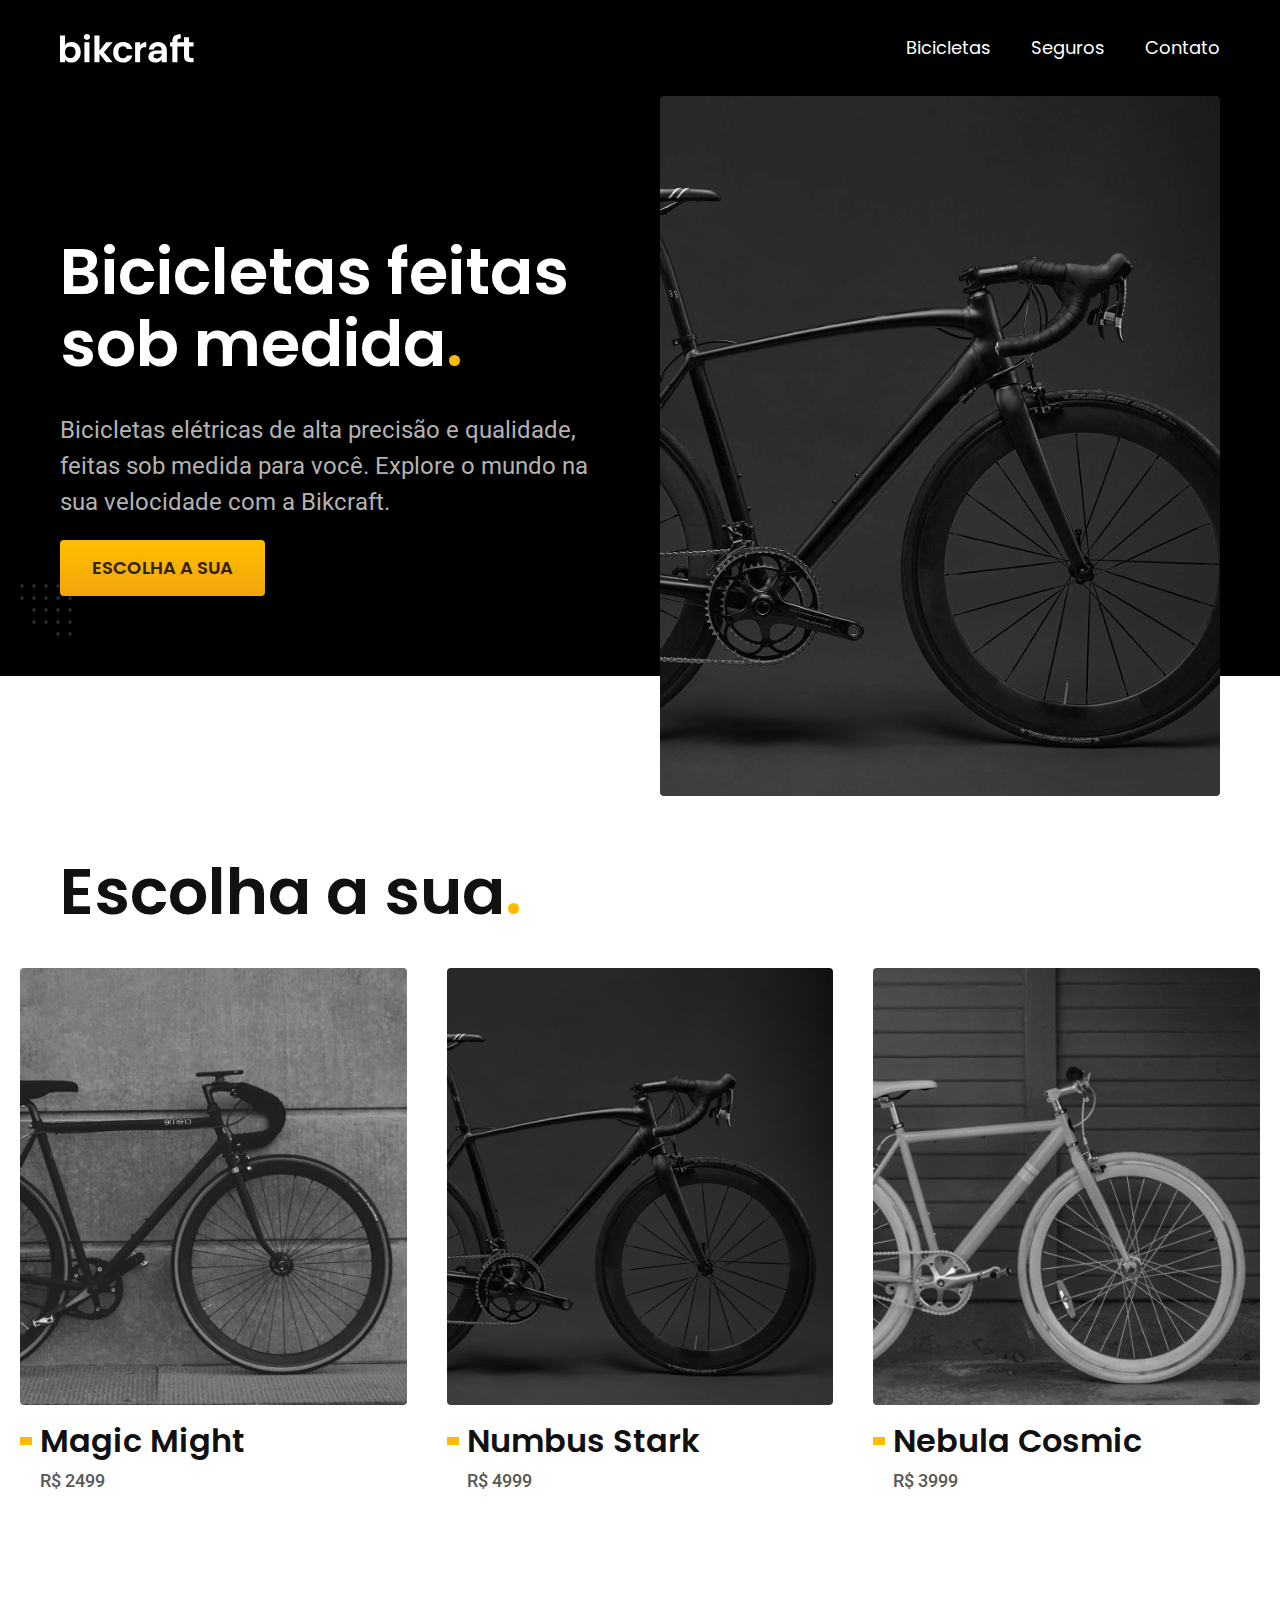
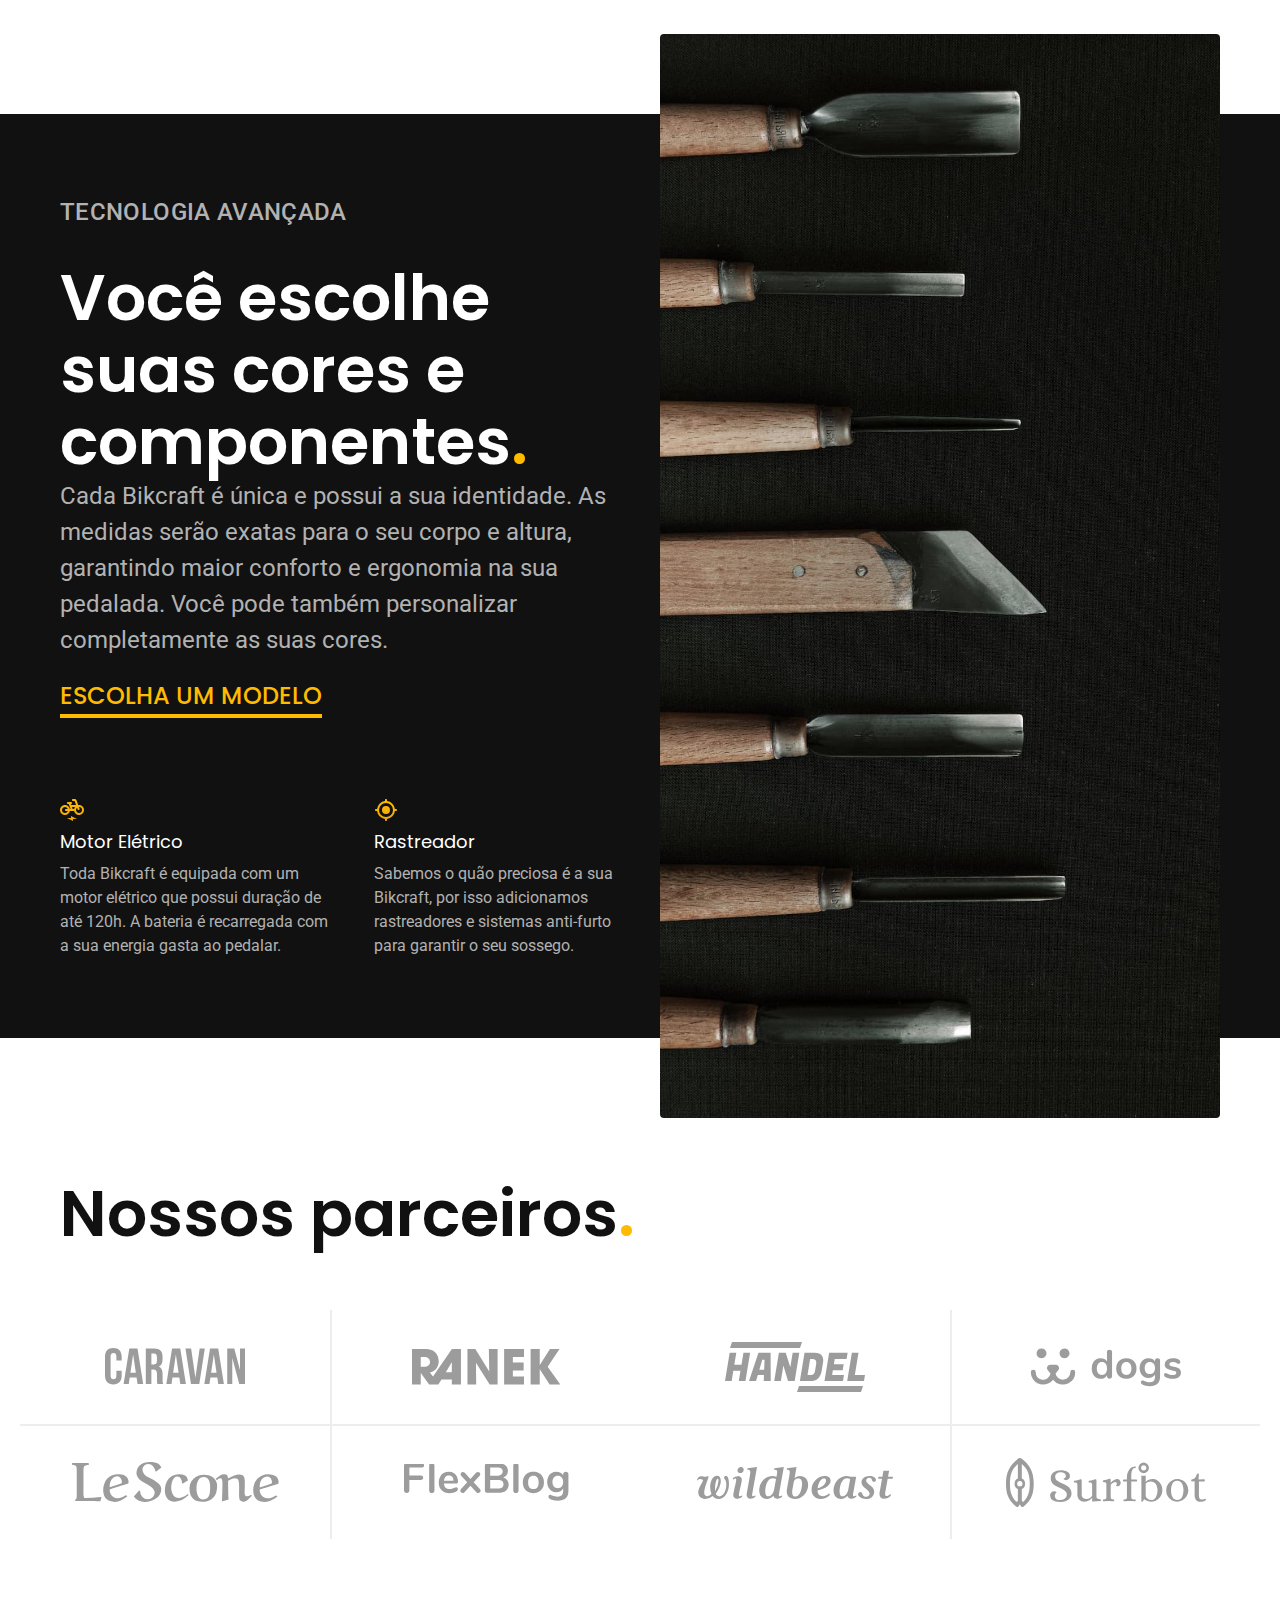
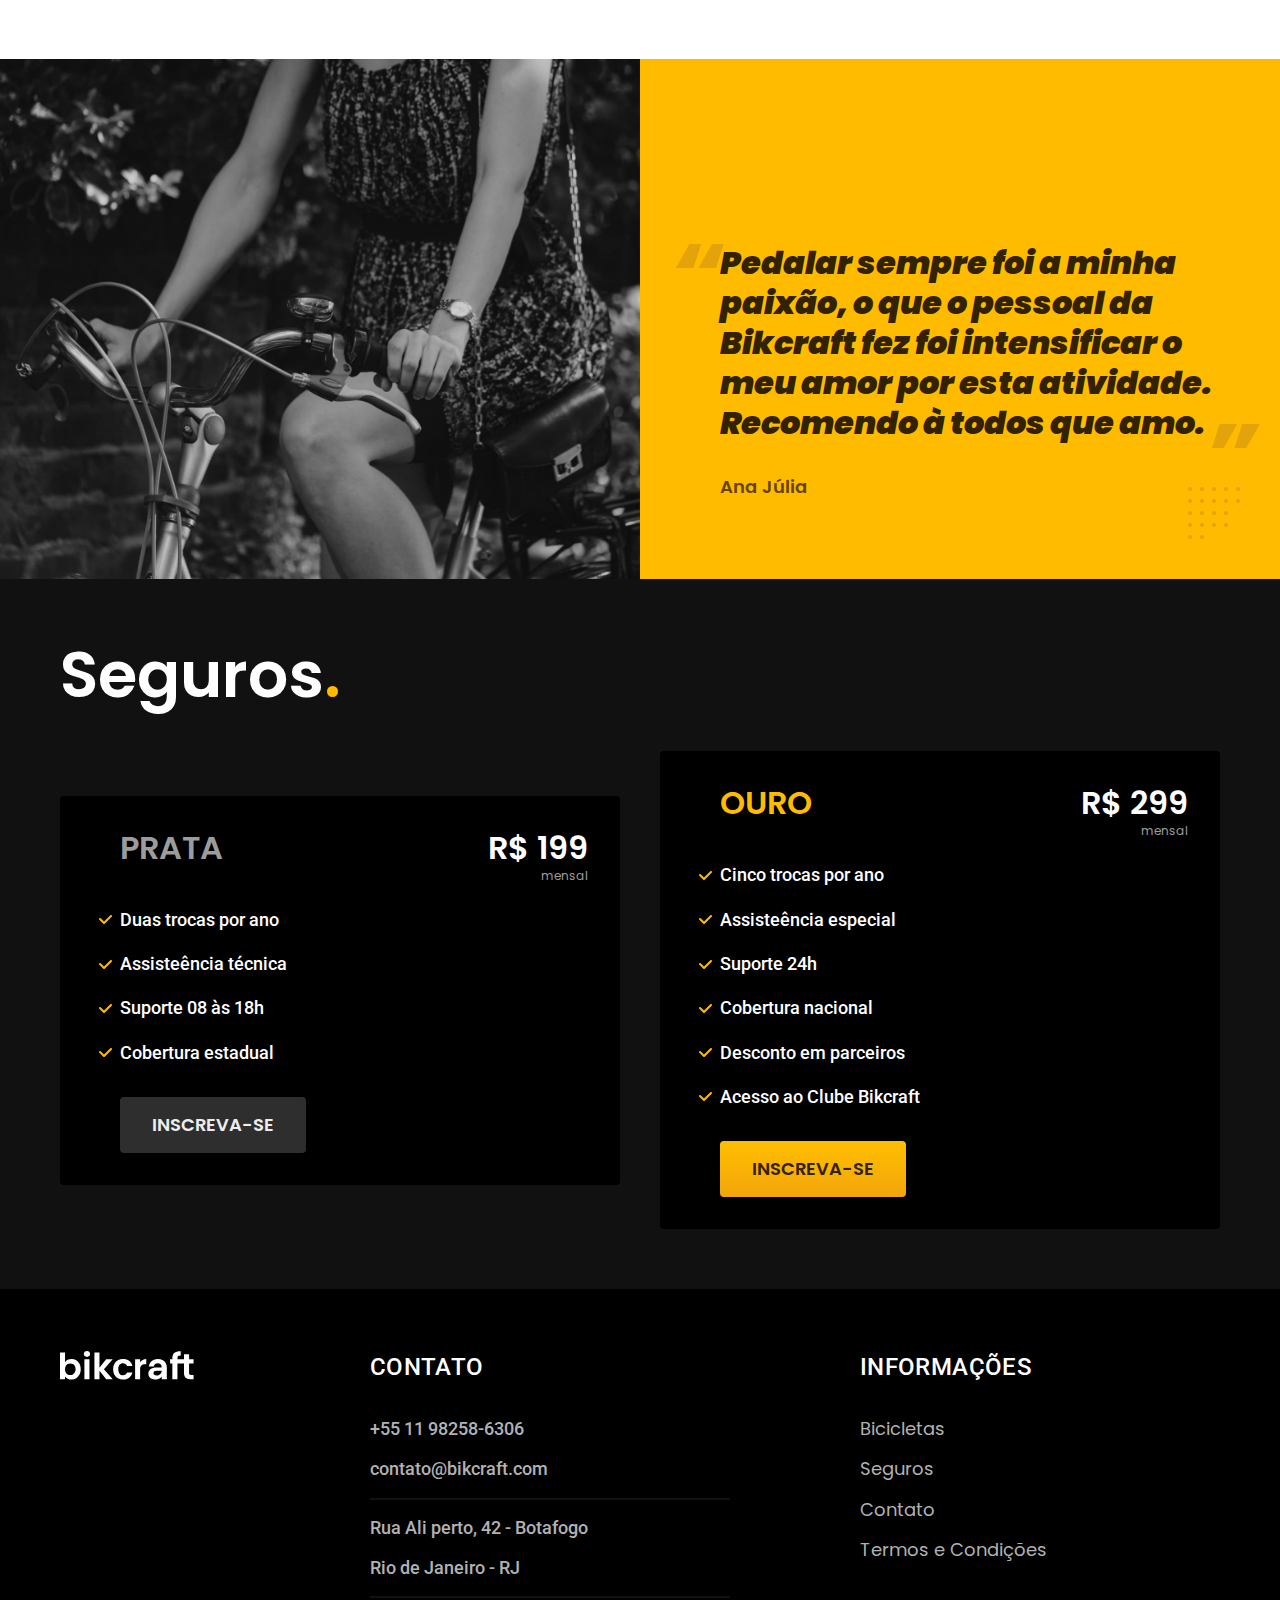
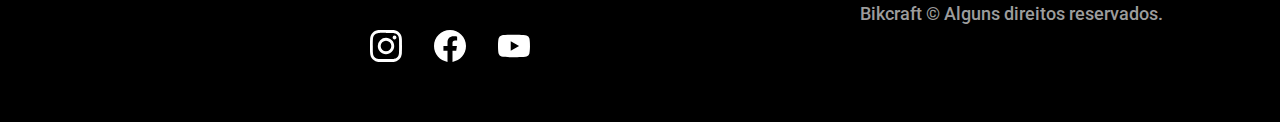
<file: index.html>
<!DOCTYPE html>
<html lang="pt-br">

<head>
  <meta charset="UTF-8">
  <meta name="viewport" content="width=device-width, initial-scale=1.0">
  <meta name="description" content="Bicicletas elétricas de alta precisão e qualidade,  feitas sob medida para o cliente. Explore o mundo na sua velocidade com a Bikcraft.">
  <link rel="preload" href="./css/style.css" as="style">
  <link rel="stylesheet" href="./css/style.css">
  <link rel="preconnect" href="https://fonts.googleapis.com">
  <link rel="preconnect" href="https://fonts.gstatic.com" crossorigin>
  <link href="https://fonts.googleapis.com/css2?family=Merriweather:ital,wght@1,900&family=Poppins:wght@400;600&family=Roboto:wght@400;500&display=swap" rel="stylesheet">
  <link rel="shortcut icon" href="favicon.svg" type="image/x-icon">
  <title>Bikcraft - Bicicletas Elétricas</title>
 
</head>

<body>
  <header class="header-bg">
    <div class="header container">
      <a href="./"><img src="./img/bikcraft.svg" width="136" height="32" alt="Bikcraft">
      </a>
      <nav aria-label="primaria">
        <ul class="header-menu font-1-m cor-0">
          <li><a href="./bicicletas.html">Bicicletas</a></li>
          <li><a href="./seguros.html">Seguros</a></li>
          <li><a href="./contato.html">Contato</a></li>
        </ul>
      </nav>
    </div>
  </header>

  <main class="introducao-bg">
    <div class="introducao container">
      <div class="introducao-conteudo">
        <h1 class="font-1-xxl cor-0">Bicicletas feitas sob medida<span class="cor-p1">.</span></h1>
        <p class="font-2-l cor-5">Bicicletas elétricas de alta precisão e qualidade, feitas sob medida para você. Explore o mundo na sua velocidade com a Bikcraft.</p>
        <a class="botao" href="./bicicletas.html">Escolha a sua</a>
      </div>
      <picture>
        <source media="(max-width: 800px)" srcset="./img/bicicletas/nimbus.jpg">
        <img src="./img/fotos/introducao.jpg" width="1280" height="1600" alt="Bicicleta eletrica preta.">
      </picture>
    </div>
  </main>

  <article class="bicicletas-lista">
    <h2 class="container font-1-xxl">Escolha a sua<span class="cor-p1">.</span></h2>

    <ul>
      <li>
        <a href="./bicicletas/magic.html">
          <img src="./img/bicicletas/magic-home.jpg" width="920" height="1040" alt="Bicicleta preta">
          <h3 class="font-1-xl">Magic Might</h3>
          <span class="font-2-m cor-8">R$ 2499</span>
        </a>
      </li>
      <li>
        <a href="./bicicletas/magic.html">
          <img src="./img/bicicletas/nimbus-home.jpg" width="920" height="1040" alt="Bicicleta preta">
          <h3 class="font-1-xl">Numbus Stark</h3>
          <span class="font-2-m cor-8">R$ 4999</span>
        </a>
      </li>
      <li>
        <a href="./bicicletas/magic.html">
          <img src="./img/bicicletas/nebula-home.jpg" width="920" height="1040" alt="Bicicleta preta">
          <h3 class="font-1-xl">Nebula Cosmic</h3>
          <span class="font-2-m cor-8">R$ 3999</span>
        </a>
      </li>
    </ul>
  </article>

  <article class="tecnologia-bg">
    <div class="tecnologia container">
      <div class="tecnologia-conteudo">
        <span class="font-2-l-b cor-5">Tecnologia Avançada</span>
        <h2 class="font-1-xxl cor-0">Você escolhe suas cores e componentes<span class="cor-p1">.</span></h2>
        <p class="font-2-l cor-5">Cada Bikcraft é única e possui a sua identidade. As medidas serão exatas para o seu corpo e altura, garantindo maior conforto e ergonomia na sua pedalada. Você pode também personalizar completamente as suas cores.</p>
        <a class="link" href=".bicicletas.html">Escolha um Modelo</a>
        <div class="tecnologia-vantagens">
          <div>
            <img src="./img/icones/eletrica.svg" width="24" height="24" alt="">
            <h3 class="font-1-m cor-0">Motor Elétrico</h3>
            <p class="font-2-s cor-5">Toda Bikcraft é equipada com um motor elétrico que possui duração de até 120h. A bateria é recarregada com a sua energia gasta ao pedalar.</p>
          </div>
          <div>
            <img src="./img/icones/rastreador.svg" width="24" height="24" alt="">
            <h3 class="font-1-m cor-0">Rastreador</h3>
            <p class="font-2-s cor-5">Sabemos o quão preciosa é a sua Bikcraft, por isso adicionamos rastreadores e sistemas anti-furto para garantir o seu sossego.</p>
          </div>
        </div>
      </div>
      <div class="tecnologia-imagem">
        <img src="./img/fotos/tecnologia.jpg" width="1200" height="1920" alt="">
      </div>
    </div>
  </article>

  <section class="parceiros" aria-label="Nossos Parceiros">
    <h2 class="container font-1-xxl">Nossos parceiros<span class="cor-p1">.</span></h2>

    <ul>
      <li><img src="./img/parceiros/caravan.svg" alt="Caravan" width="140" height="38"></li>
      <li><img src="./img/parceiros/ranek.svg" alt="Ranek" width="149" height="36"></li>
      <li><img src="./img/parceiros/handel.svg" alt="Handel" width="140" height="50"></li>
      <li><img src="./img/parceiros/dogs.svg" alt="Dogs" width="152" height="39"></li>
      <li><img src="./img/parceiros/lescone.svg" alt="LeScone" width="208" height="41"></li>
      <li><img src="./img/parceiros/flexblog.svg" alt="FlexBlog" width="165" height="38"></li>
      <li><img src="./img/parceiros/wildbeast.svg" alt="Wildbeast" width="196" height="34"></li>
      <li><img src="./img/parceiros/surfbot.svg" alt="Surfbot" width="200" height="49"></li>
    </ul>
  </section>

  <section class="depoimento" aria-label="Depoimento">
    <div>
      <img src="./img/fotos/depoimento.jpg" width="1560" height="1360" alt="pedalando">
    </div>
    <div class="depoimento-conteudo">
      <blockquote class="font-1-xl cor-p5">
        <p>Pedalar sempre foi a minha paixão, o que o pessoal da Bikcraft fez foi intensificar o meu amor por esta atividade. Recomendo à todos que amo.</p>
      </blockquote>
      <span class="font-1-m-b cor-p4">Ana Júlia</span>
    </div>
  </section>

  <article class="seguros-bg">
    <div class="seguros container">
      <h2 class="font-1-xxl cor-0">Seguros<span class="cor-p1">.</span></h2>
      <div class="seguros-item">
        <h3 class="font-1-xl cor-6">PRATA</h3>
        <span class="font-1-xl cor-0"> R$ 199 <span class="font-1-xs cor-6">mensal</span></span>
        <ul class="font-2-m cor-0">
          <li>Duas trocas por ano</li>
          <li>Assisteência técnica</li>
          <li>Suporte 08 às 18h</li>
          <li>Cobertura estadual</li>
        </ul>
        <a class="botao secundario" href="./orcamento.html">Inscreva-se</a>
      </div>

      <div class="seguros-item">
        <h3 class="font-1-xl cor-p1">OURO</h3>
        <span class="font-1-xl cor-0"> R$ 299 <span class="font-1-xs cor-6">mensal</span></span>
        <ul class="font-2-m cor-0">
          <li>Cinco trocas por ano</li>
          <li>Assisteência especial</li>
          <li>Suporte 24h</li>
          <li>Cobertura nacional</li>
          <li>Desconto em parceiros</li>
          <li>Acesso ao Clube Bikcraft</li>
        </ul>
        <a class="botao" href="./orcamento.html">Inscreva-se</a>
      </div>
    </div>
  </article>

  <footer class="footer-bg">
    <div class="footer container">
      <img src="./img/bikcraft.svg" width="136" height="32" alt="bikcraft">
      <div class="footer-contato">
        <h3 class="font-2-l-b cor-0">Contato</h3>
        <ul class="font-2-m cor-5">
          <li><a href="tel:+551198258-6306"> +55 11 98258-6306</a></li>
          <li><a href="mailto:contato@bikcraft.com">contato@bikcraft.com</a></li>
          <li>Rua Ali perto, 42 - Botafogo</li>
          <li>Rio de Janeiro - RJ</li>
        </ul>
        <div class="footer-redes">
          <a href="./">
            <img src="./img/redes/instagram.svg" width="32" height="32" alt="Instagram">
          </a>
          <a href="./">
            <img src="./img/redes/facebook.svg" width="32" height="32" alt="facebook">
          </a>
          <a href="./">
            <img src="./img/redes/youtube.svg" width="32" height="32" alt="youtube">
          </a>
        </div>
      </div>
      <div>
        <nav>
          <div class="footer-informacoes">
            <h3 class="font-2-l-b cor-0">Informações</h3>
            <nav>
              <ul class="font-1-m cor-5">
                <li><a href="./bicicletas.html">Bicicletas</a></li>
                <li><a href="./seguros.html">Seguros</a></li>
                <li><a href="./contato.html">Contato</a></li>
                <li><a href="./termos.html">Termos e Condições</a></li>
              </ul>
            </nav>
          </div>
          <div>
            <p class="footer-copy font-2-m cor-6">Bikcraft © Alguns direitos reservados.</p>
          </div>
      </div>
  </footer>

  <script src="../js/script.js"></script>
</body>
  
</html>
</file>
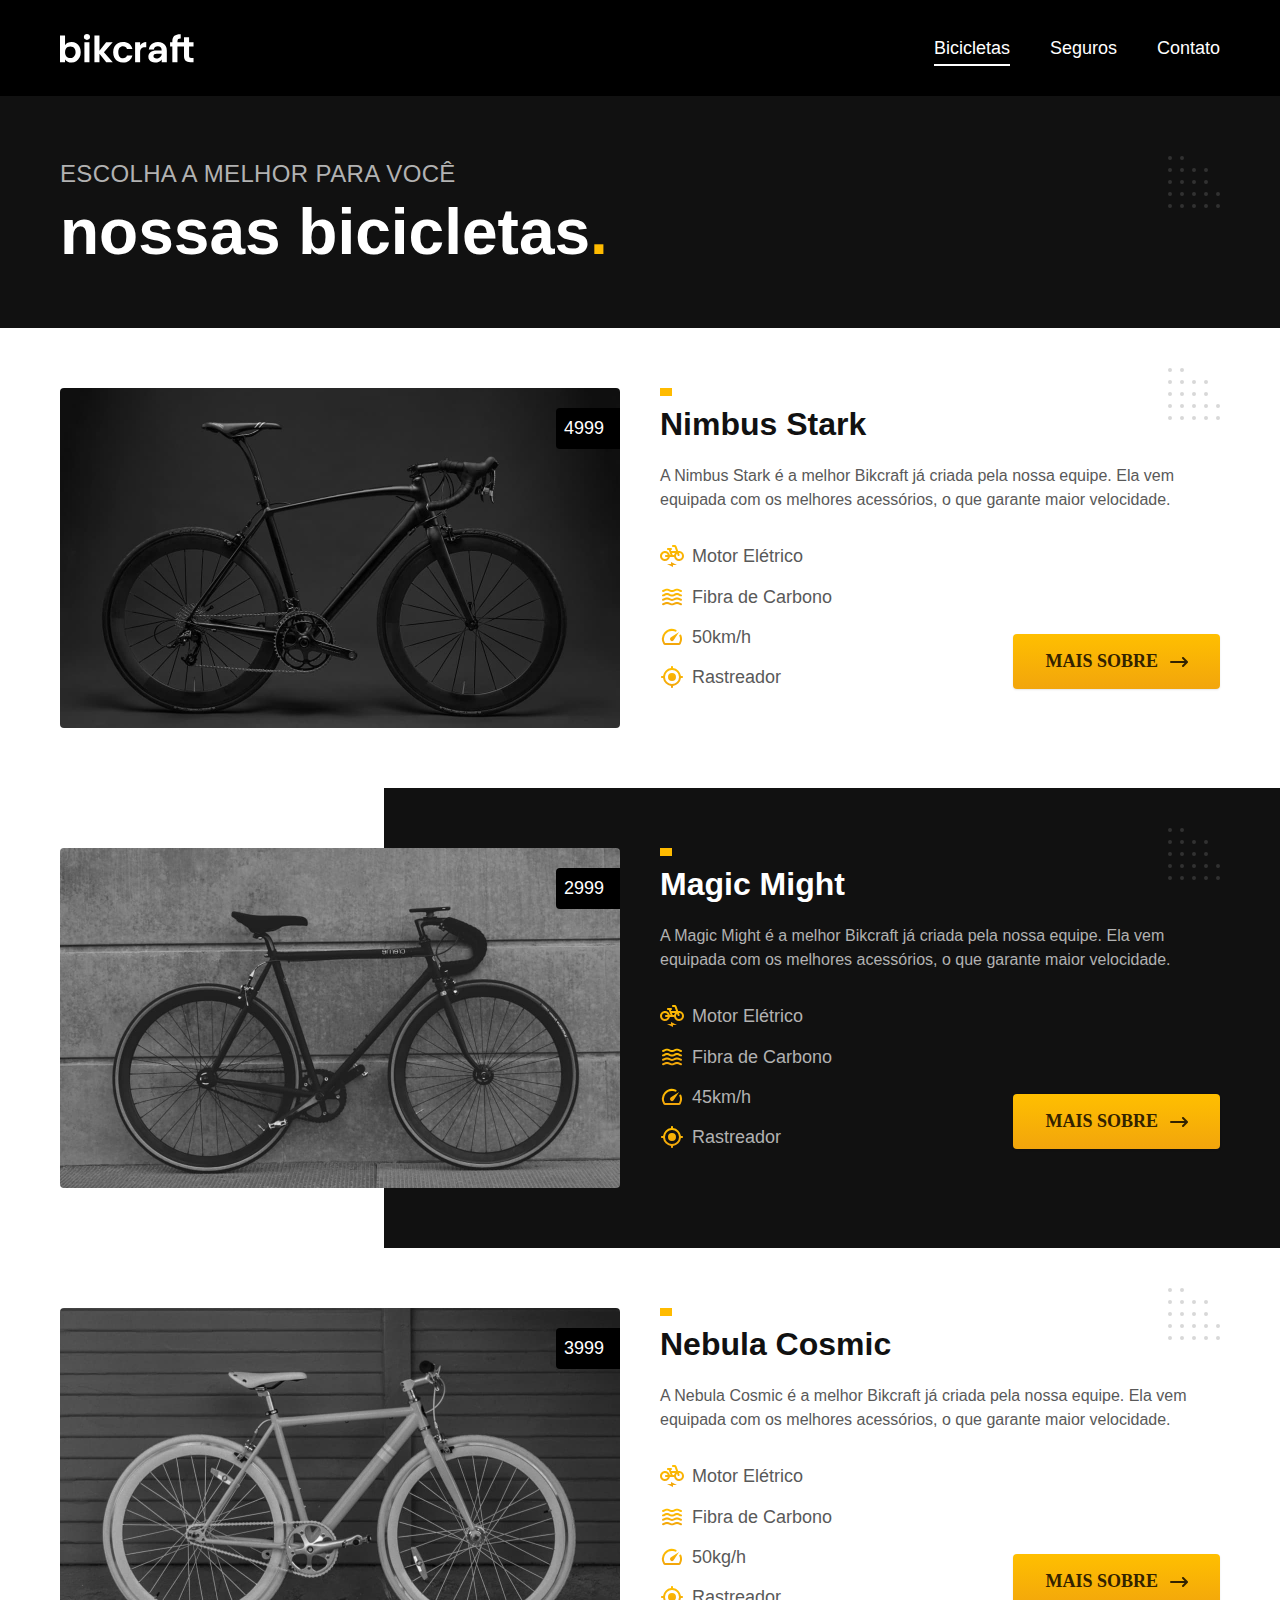
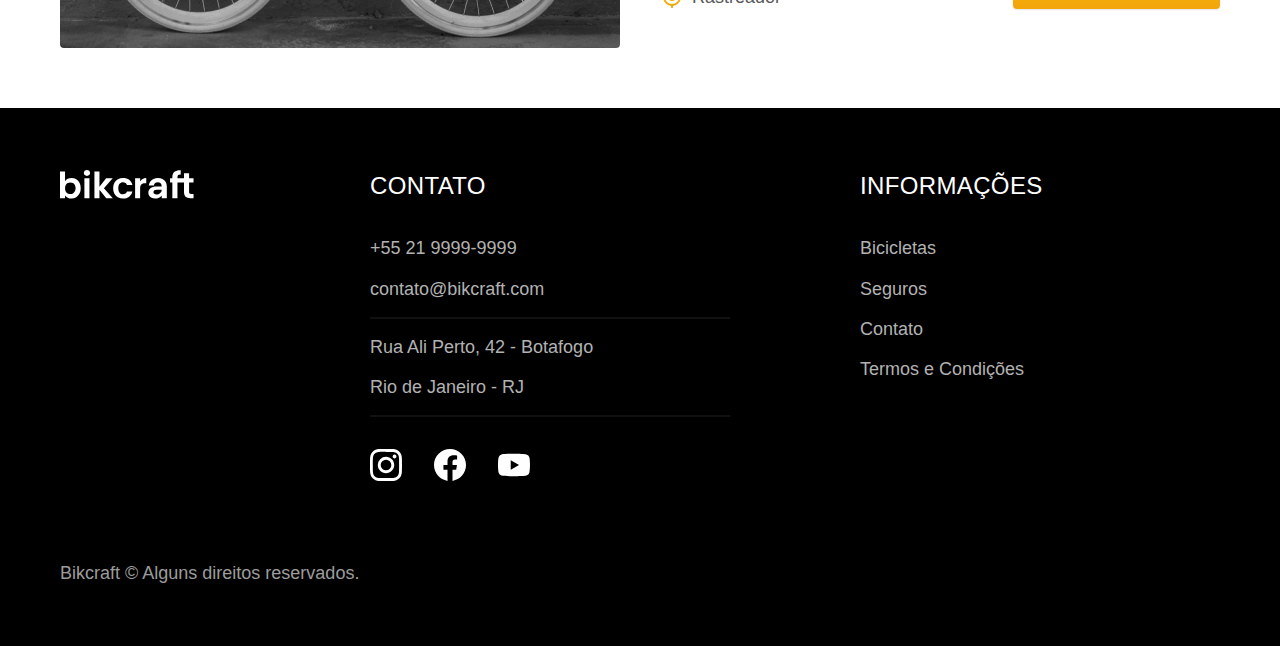
<file: bicicletas.html>
<!DOCTYPE html>
<html lang="pt-br">

<head>
  <meta charset="UTF-8">
  <meta name="viewport" content="width=device-width, initial-scale=1.0">

  <title>Bicicletas | Bikcraft</title>
  <meta name="description" content="Bicicletas">

  <link rel="preload" href="./css/style.css" as="style">
  <link rel="stylesheet" href="./css/style.css">
  <link rel="shortcut icon" href="favicon.svg" type="image/x-icon">
</head>

<body id="bicicletas">
  <header class="header-bg">
    <div class="header container">
      <a href="./">
        <img src="./img/bikcraft.svg" alt="Bikcraft">
      </a>

      <nav aria-label="primaria">
        <ul class="header-menu font-1-m cor-0">
          <li><a href="./bicicletas.html">Bicicletas</a></li>
          <li><a href="./seguros.html">Seguros</a></li>
          <li><a href="./contato.html">Contato</a></li>
        </ul>
      </nav>
    </div>
  </header>

  <main>
    <div class="titulo-bg">
      <div class="titulo container">
        <p class="font-2-l-b cor-5">Escolha a melhor para você</p>
        <h1 class="font-1-xxl cor-0">nossas bicicletas<span class="cor-p1">.</span></h1>
      </div>
    </div>

    <div class="bicicletas container">
      <div class="bicicletas-imagem">
        <img src="./img/bicicletas/nimbus.jpg" alt="bicicleta preta">
        <span class="font-2-m cor-0">4999</span>
      </div>
      <div class="bicicletas-conteudo">
        <h2 class="font-1-xl">Nimbus Stark</h2>
        <p class="font-2-s cor-8">A Nimbus Stark é a melhor Bikcraft já criada pela nossa equipe. Ela vem equipada com os melhores acessórios, o que garante maior velocidade.</p>
        <ul class="font-1-m cor-8">
          <li><img src="./img/icones/eletrica.svg" alt="">Motor Elétrico</li>
          <li>
            <img src="./img/icones/carbono.svg" alt="">Fibra de Carbono
          </li>
          <li>
            <img src="./img/icones/velocidade.svg" alt=""> 50km/h
          </li>
          <li>
            <img src="./img/icones/rastreador.svg" alt="">Rastreador
          </li>
        </ul>
        <a class="botao seta" href="./bicicletas/nimbus.html">Mais Sobre</a>
      </div>
    </div>


    <div class="bicicletas-bg">
      <div class="bicicletas container">
        <div class="bicicletas-imagem">
          <img src="./img/bicicletas/magic.jpg" alt="bicicleta preta">
          <span class="font-2-m cor-0">2999</span>
        </div>
        <div class="bicicletas-conteudo">
          <h2 class="font-1-xl cor-0">Magic Might</h2>
          <p class="font-2-s cor-5">A Magic Might é a melhor Bikcraft já criada pela nossa equipe. Ela vem equipada com os melhores acessórios, o que garante maior velocidade.</p>
          <ul class="font-1-m cor-5">
            <li><img src="./img/icones/eletrica.svg" alt="">Motor Elétrico</li>
            <li>
              <img src="./img/icones/carbono.svg" alt="">Fibra de Carbono
            </li>
            <li>
              <img src="./img/icones/velocidade.svg" alt=""> 45km/h
            </li>
            <li>
              <img src="./img/icones/rastreador.svg" alt="">Rastreador
            </li>
          </ul>
          <a class="botao seta" href="./bicicletas/magic.html">Mais Sobre</a>
        </div>
      </div>
    </div>


    <div class="bicicletas container">
      <div class="bicicletas-imagem">
        <img src="./img/bicicletas/nebula.jpg" alt="bicicleta preta">
        <span class="font-2-m cor-0">3999</span>
      </div>
      <div class="bicicletas-conteudo">
        <h2 class="font-1-xl">Nebula Cosmic</h2>
        <p class="font-2-s cor-8">A Nebula Cosmic é a melhor Bikcraft já criada pela nossa equipe. Ela vem equipada com os melhores acessórios, o que garante maior velocidade.</p>
        <ul class="font-1-m cor-8">
          <li><img src="./img/icones/eletrica.svg" alt="">Motor Elétrico</li>
          <li>
            <img src="./img/icones/carbono.svg" alt="">Fibra de Carbono
          </li>
          <li>
            <img src="./img/icones/velocidade.svg" alt=""> 50kg/h
          </li>
          <li>
            <img src="./img/icones/rastreador.svg" alt="">Rastreador
          </li>
        </ul>
        <a class="botao seta" href="./bicicletas/nebula.html">Mais Sobre</a>
      </div>
    </div>


    </div>
  </main>

  <footer class="footer-bg">
    <div class="footer container">
      <img src="./img/bikcraft.svg" alt="Bikcraft">
      <div class="footer-contato">
        <h3 class="font-2-l-b cor-0">Contato</h3>
        <ul class="font-2-m cor-5">
          <li><a href="tel:+552199999999">+55 21 9999-9999</a></li>
          <li><a href="mailto:contato@bikcraft.com">contato@bikcraft.com</a></li>
          <li>Rua Ali Perto, 42 - Botafogo</li>
          <li>Rio de Janeiro - RJ</li>
        </ul>
        <div class="footer-redes">
          <a href="./">
            <img src="./img/redes/instagram.svg" alt="Instagram">
          </a>
          <a href="./">
            <img src="./img/redes/facebook.svg" alt="Facebook">
          </a>
          <a href="./">
            <img src="./img/redes/youtube.svg" alt="Youtube">
          </a>
        </div>
      </div>
      <div class="footer-informacoes">
        <h3 class="font-2-l-b cor-0">Informações</h3>
        <nav>
          <ul class="font-1-m cor-5">
            <li><a href="./bicicletas.html">Bicicletas</a></li>
            <li><a href="./seguros.html">Seguros</a></li>
            <li><a href="./contato.html">Contato</a></li>
            <li><a href="./termos.html">Termos e Condições</a></li>
          </ul>
        </nav>
      </div>
      <p class="footer-copy font-2-m cor-6">Bikcraft © Alguns direitos reservados.</p>
    </div>
  </footer>
  <script src="./js/script.js"></script>
</body>

</html>
</file>
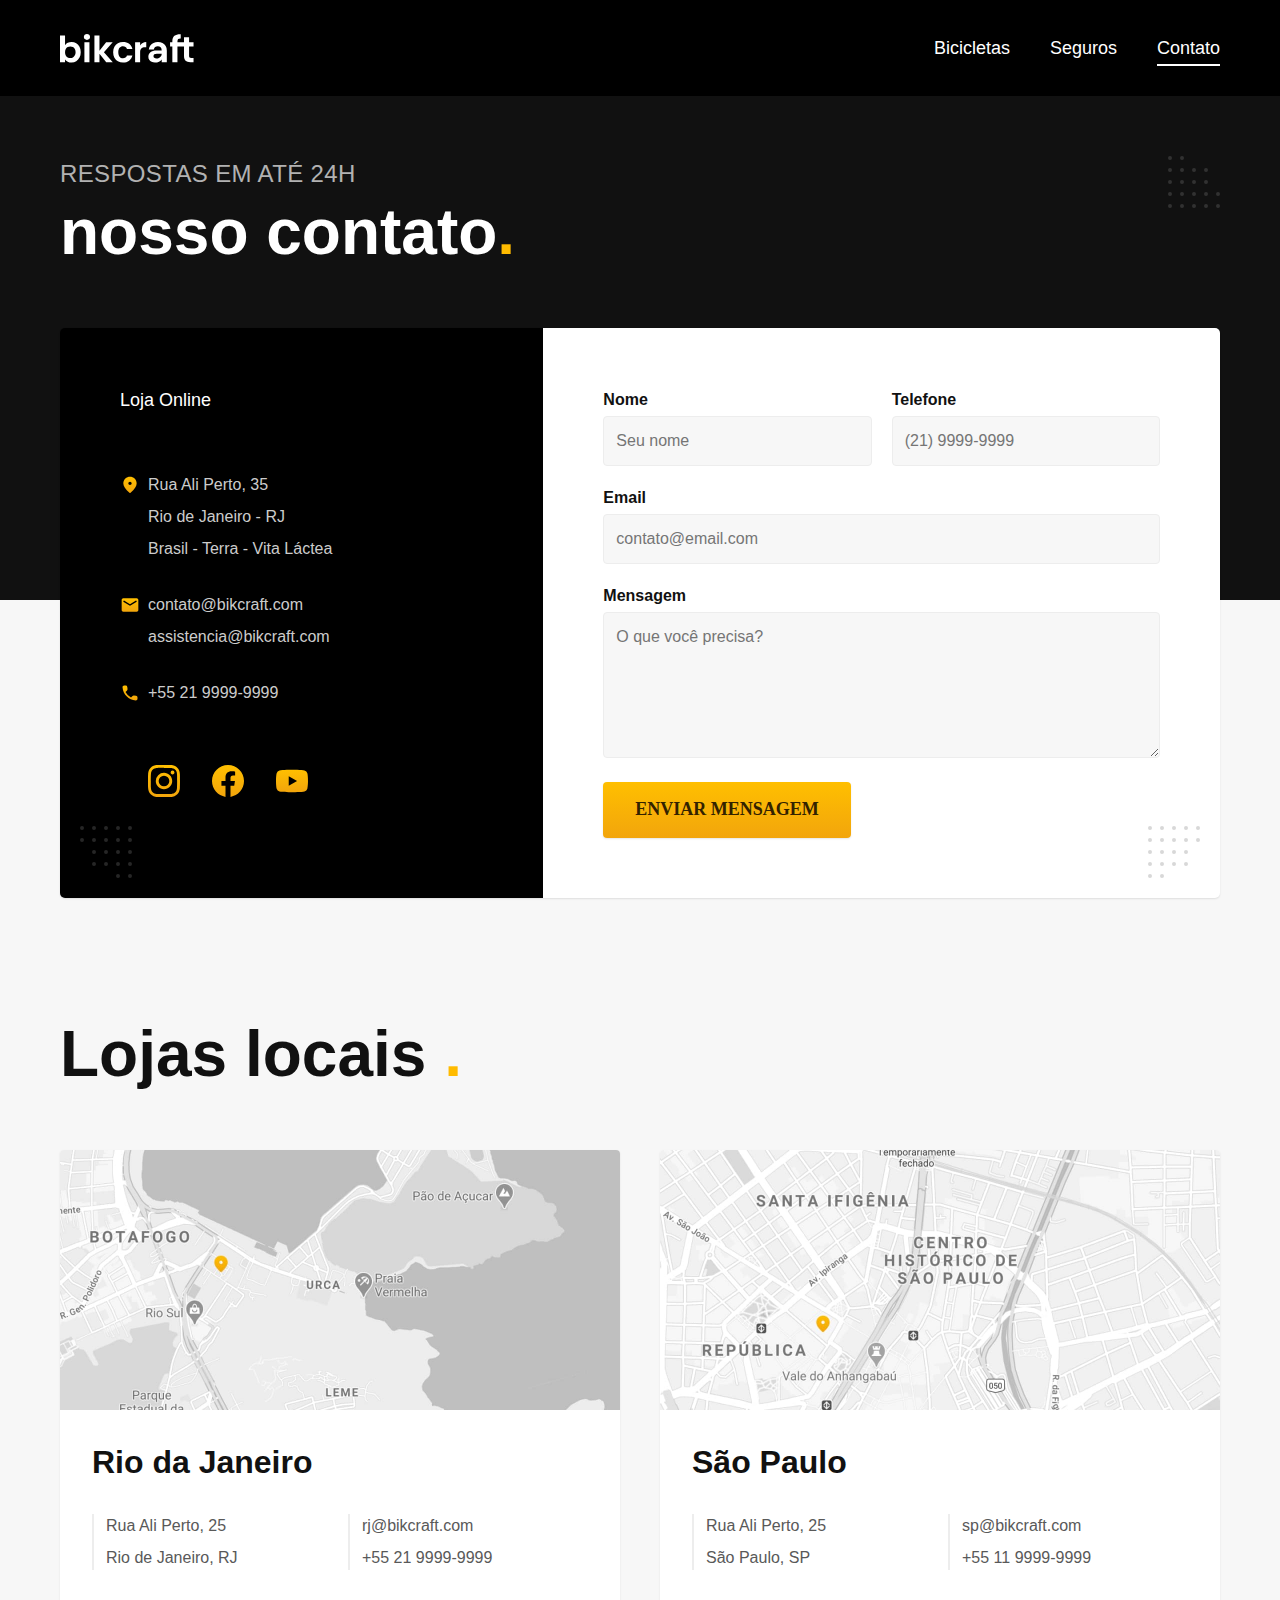
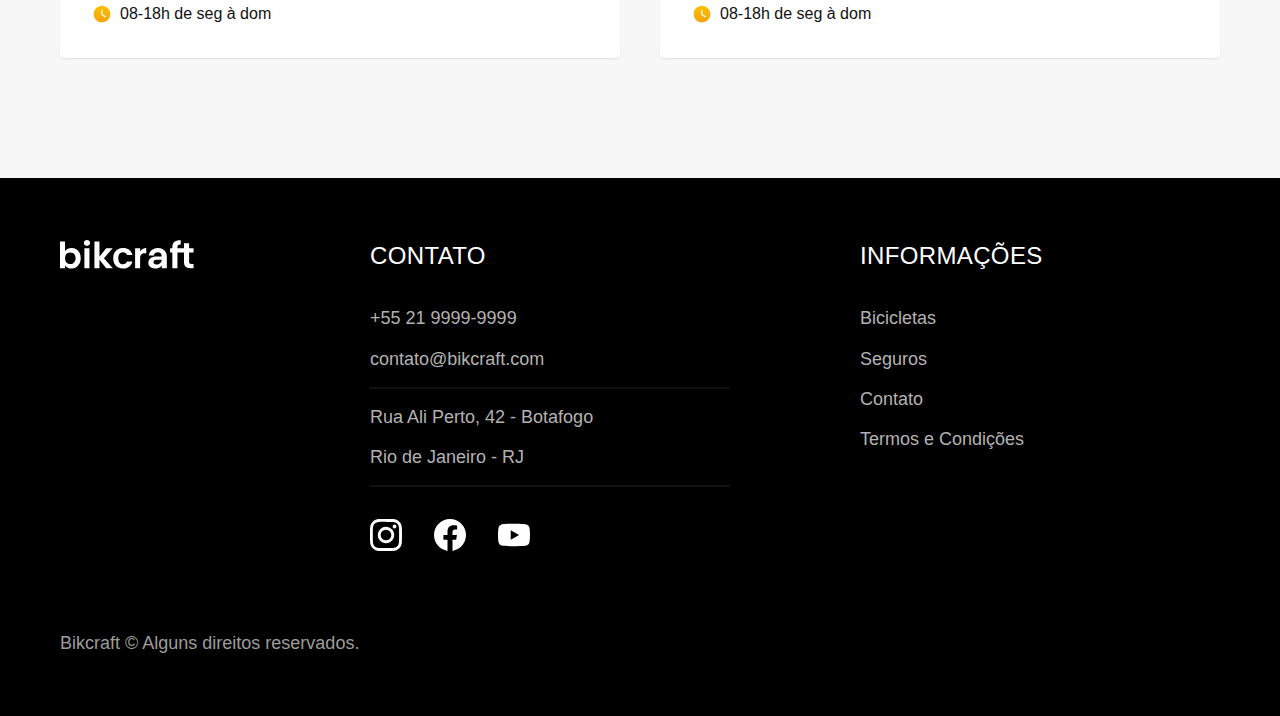
<file: contato.html>
<!DOCTYPE html>
<html lang="pt-br">

<head>
  <meta charset="UTF-8">
  <meta name="viewport" content="width=device-width, initial-scale=1.0">

  <title>Contato | Bikcraft</title>
  <meta name="description" content="Contato.">

  <link rel="preload" href="./css/style.css" as="style">
  <link rel="stylesheet" href="./css/style.css">
  <link rel="shortcut icon" href="favicon.svg" type="image/x-icon">
</head>

<body id="contato">
  <header class="header-bg">
    <div class="header container">
      <a href="./">
        <img src="./img/bikcraft.svg" alt="Bikcraft">
      </a>

      <nav aria-label="primaria">
        <ul class="header-menu font-1-m cor-0">
          <li><a href="./bicicletas.html">Bicicletas</a></li>
          <li><a href="./seguros.html">Seguros</a></li>
          <li><a href="./contato.html">Contato</a></li>
        </ul>
      </nav>
    </div>
  </header>

  <main>
    <div class="titulo-bg">
      <div class="titulo container">
        <p class="font-2-l-b cor-5">Respostas em até 24h</p>
        <h1 class="font-1-xxl cor-0">nosso contato<span class="cor-p1">.</span></h1>
      </div>
    </div>

    <div class="contato container">
      <section class="contato-dados" aria-label="Endereço">
        <h2 class="font-1-m cor-0">Loja Online</h2>
        <div class="contato-endereco font-2-s cor-4">
          <p>Rua Ali Perto, 35</p>
          <p>Rio de Janeiro - RJ</p>
          <p>Brasil - Terra - Vita Láctea</p>
        </div>
        <address class="contato-meios font-2-s cor-4">
          <a href="mailto:contato@bikcraft.com">contato@bikcraft.com</a>
          <a href="mailto:assistencia@bikcraft.com">assistencia@bikcraft.com</a>
          <a href="tel:+552199999999">+55 21 9999-9999</a>
        </address>
        <div class="contato-redes">
          <a href="./">
            <img src="./img/redes/instagram-p.svg" alt="Instagram">
          </a>
          <a href="./">
            <img src="./img/redes/facebook-p.svg" alt="Facebook">
          </a>
          <a href="./">
            <img src="./img/redes/youtube-p.svg" alt="Youtube">
          </a>
        </div>
      </section>
      <section class="contato-formulario" aria-label="Formulário">
        <form class="form" action="./contato.html">
          <div>
            <label for="nome">Nome</label>
            <input type="text" id="nome" name="nome" placeholder="Seu nome">
          </div>
          <div>
            <label for="telefone">Telefone</label>
            <input type="text" id="telefone" name="telefone" placeholder="(21) 9999-9999">
          </div>
          <div class="col-2">
            <label for="email">Email</label>
            <input type="email" id="email" name="email" placeholder="contato@email.com">
          </div>
          <div class="col-2">
            <label for="mensagem">Mensagem</label>
            <textarea rows="5" id="mensagem" name="mensagem" placeholder="O que você precisa?"></textarea>
          </div>
          <button class="botao col-2">Enviar Mensagem</button>
        </form>
      </section>
    </div>
  </main>

  <article class="lojas container">
    <h2 class="font-1-xxl">Lojas locais <span class="cor-p1">.</span></h2>
    <div class="lojas-item">
      <img src="./img/lojas/rj.jpg" alt="mapa marcando o endereço  rj">
      <div class="lojas-conteudo">
        <h3 class="font-1-xl">Rio da Janeiro</h3>
        <div class="lojas-dados font-2-s cor-8">
          <p>Rua Ali Perto, 25</p>
          <p>Rio de Janeiro, RJ</p>
        </div>
        <div class="lojas-dados font-2-s cor-8">
          <a href="mailto:rj@bikcraft.com">rj@bikcraft.com</a>
          <a href="tel:+552199999999">+55 21 9999-9999</a>
        </div>
        <p class="lojas-tempo font-1-s"><img src="./img/icones/horario.svg" alt="">08-18h de seg à dom</p>
      </div>
    </div>

    <div class="lojas-item">
      <img src="./img/lojas/sp.jpg" alt="mapa marcando o endereço sp">
      <div class="lojas-conteudo">
        <h3 class="font-1-xl">São Paulo</h3>
        <div class="lojas-dados font-2-s cor-8">
          <p>Rua Ali Perto, 25</p>
          <p>São Paulo, SP</p>
        </div>
        <div class="lojas-dados font-2-s cor-8">
          <a href="mailto:sp@bikcraft.com">sp@bikcraft.com</a>
          <a href="tel:+552199999999">+55 11 9999-9999</a>
        </div>
        <p class="lojas-tempo font-1-s"><img src="./img/icones/horario.svg" alt="">08-18h de seg à dom</p>
      </div>
    </div>
  </article>

  <footer class="footer-bg">
    <div class="footer container">
      <img src="./img/bikcraft.svg" alt="Bikcraft">
      <div class="footer-contato">
        <h3 class="font-2-l-b cor-0">Contato</h3>
        <ul class="font-2-m cor-5">
          <li><a href="tel:+552199999999">+55 21 9999-9999</a></li>
          <li><a href="mailto:contato@bikcraft.com">contato@bikcraft.com</a></li>
          <li>Rua Ali Perto, 42 - Botafogo</li>
          <li>Rio de Janeiro - RJ</li>
        </ul>
        <div class="footer-redes">
          <a href="./">
            <img src="./img/redes/instagram.svg" alt="Instagram">
          </a>
          <a href="./">
            <img src="./img/redes/facebook.svg" alt="Facebook">
          </a>
          <a href="./">
            <img src="./img/redes/youtube.svg" alt="Youtube">
          </a>
        </div>
      </div>
      <div class="footer-informacoes">
        <h3 class="font-2-l-b cor-0">Informações</h3>
        <nav>
          <ul class="font-1-m cor-5">
            <li><a href="./bicicletas.html">Bicicletas</a></li>
            <li><a href="./seguros.html">Seguros</a></li>
            <li><a href="./contato.html">Contato</a></li>
            <li><a href="./termos.html">Termos e Condições</a></li>
          </ul>
        </nav>
      </div>
      <p class="footer-copy font-2-m cor-6">Bikcraft © Alguns direitos reservados.</p>
    </div>
  </footer>
  <script src="./js/script.js"></script>
</body>

</html>
</file>
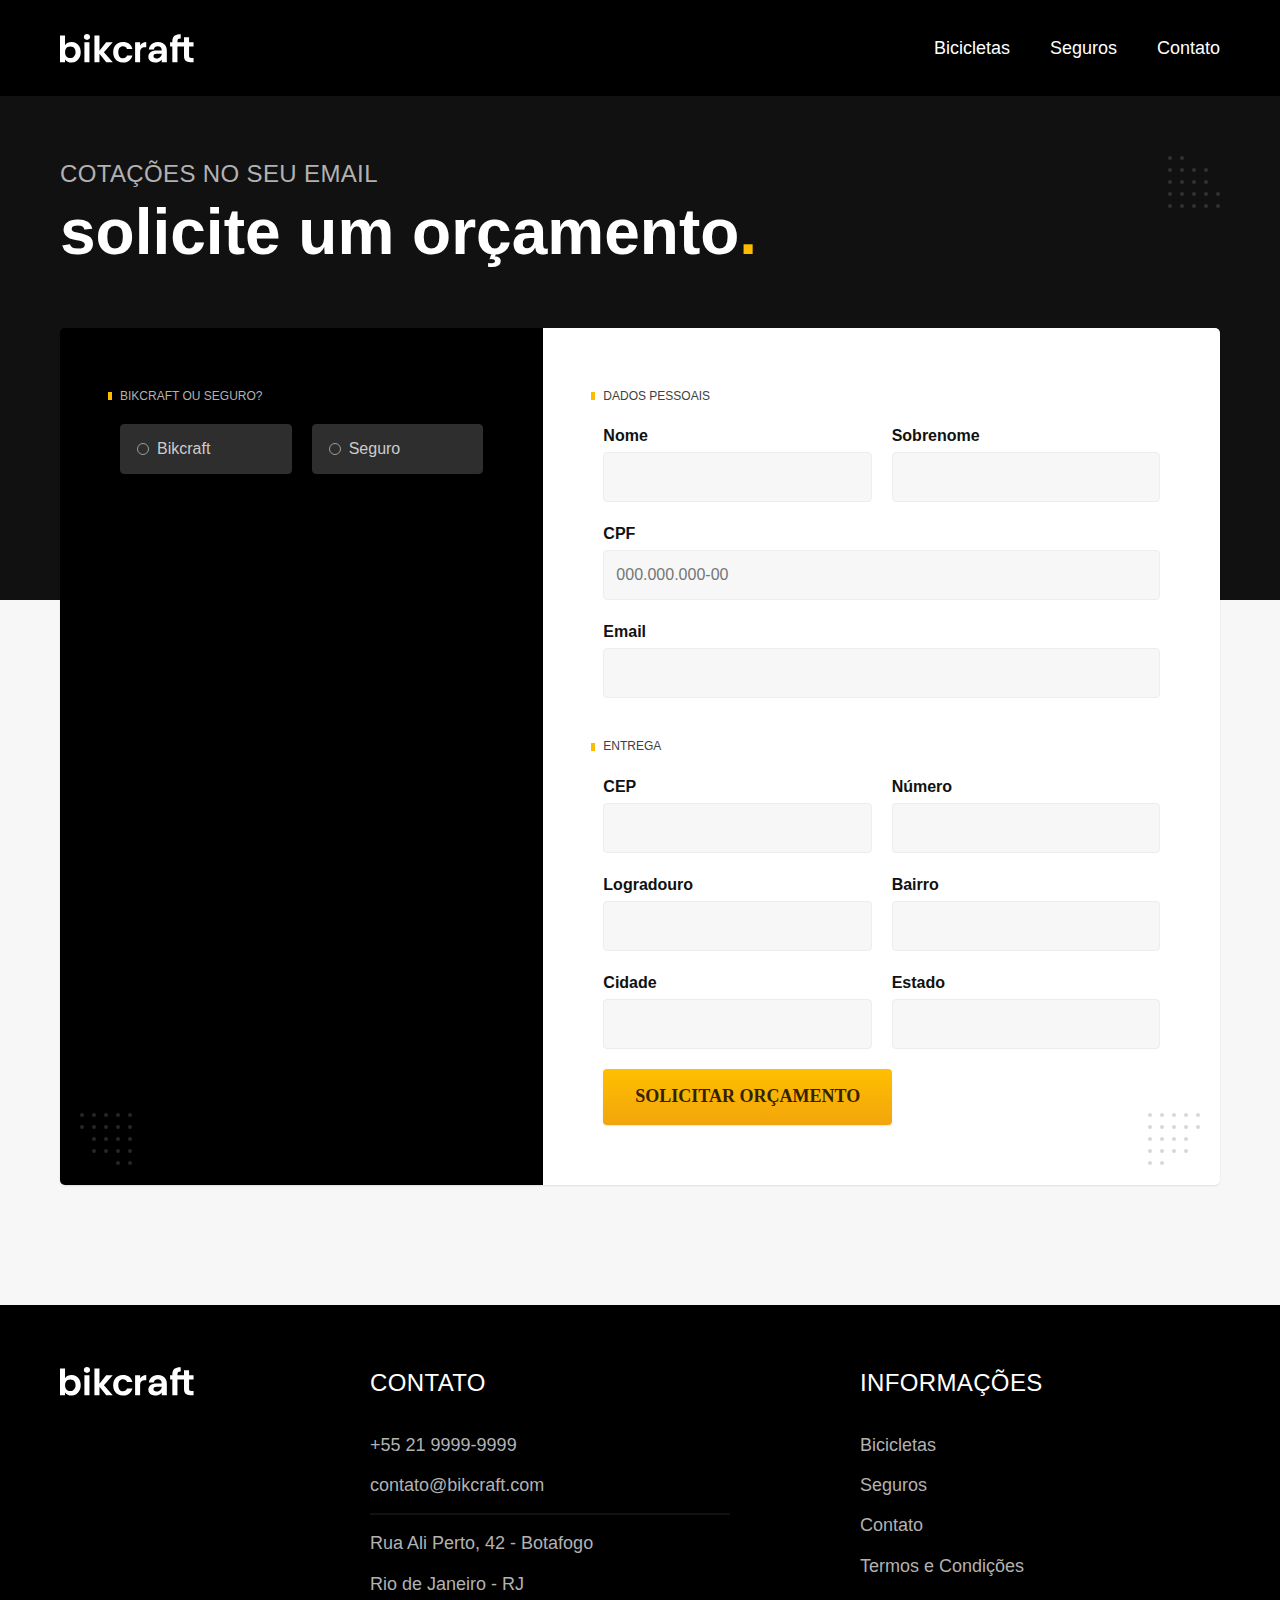
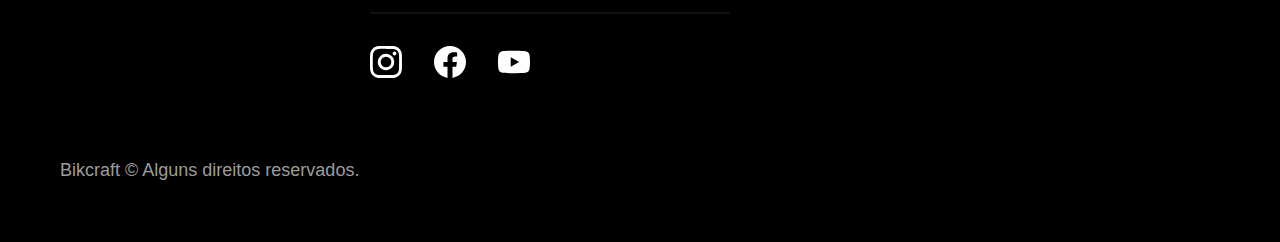
<file: orcamento.html>
<!DOCTYPE html>
<html lang="pt-br">

<head>
  <meta charset="UTF-8">
  <meta name="viewport" content="width=device-width, initial-scale=1.0">

  <title>Orçamento | Bikcraft</title>
  <meta name="description" content="Orçamento.">

  <link rel="preload" href="./css/style.css" as="style">
  <link rel="stylesheet" href="./css/style.css">
  <link rel="shortcut icon" href="favicon.svg" type="image/x-icon">
</head>

<body id="orcamento">
  <header class="header-bg">
    <div class="header container">
      <a href="./">
        <img src="./img/bikcraft.svg" alt="Bikcraft">
      </a>

      <nav aria-label="primaria">
        <ul class="header-menu font-1-m cor-0">
          <li><a href="./bicicletas.html">Bicicletas</a></li>
          <li><a href="./seguros.html">Seguros</a></li>
          <li><a href="./contato.html">Contato</a></li>
        </ul>
      </nav>
    </div>
  </header>

  <main>
    <div class="titulo-bg">
      <div class="titulo container">
        <p class="font-2-l-b cor-5">Cotações no seu email</p>
        <h1 class="font-1-xxl cor-0">solicite um orçamento<span class="cor-p1">.</span></h1>
      </div>
    </div>

    <form class="orcamento container" action="./orcamento.html">
      <div class="orcamento-produto">
        <h2 class="font-1-xs cor-5">Bikcraft ou Seguro?</h2>

        <input type="radio" name="tipo" value="bikcraft" id="bikcraft">
        <label for="bikcraft">Bikcraft</label>

        <input type="radio" name="tipo" value="seguro" id="seguro">
        <label for="seguro">Seguro</label>

        <div class="orcamento-conteudo" id="orcamento-bikcraft">
          <h2 class="font-1-xs cor-5">Escolha a sua</h2>

          <input type="radio" name="produto" value="nimbus" id="nimbus">
          <label for="nimbus">Nimbus Stark <span>R$ 4999</span></label>
          <div class="orcamento-detalhes">
            <ul class="font-1-xs cor-8">
              <li><img src="./img/icones/eletrica.svg" alt=""> Motor Elétrico</li>
              <li><img src="./img/icones/carbono.svg" alt=""> Fibra de Carbono</li>
              <li><img src="./img/icones/velocidade.svg" alt=""> 50 km/h</li>
              <li><img src="./img/icones/rastreador.svg" alt=""> Rastreador</li>
            </ul>
            <img src="./img/bicicletas/nimbus.jpg" alt="Bicicleta preta">
          </div>

          <input type="radio" name="produto" value="magic" id="magic">
          <label for="magic">Magic Might <span>R$ 2499</span></label>
          <div class="orcamento-detalhes">
            <ul class="font-1-xs cor-8">
              <li><img src="./img/icones/eletrica.svg" alt=""> Motor Elétrico</li>
              <li><img src="./img/icones/carbono.svg" alt=""> Fibra de Carbono</li>
              <li><img src="./img/icones/velocidade.svg" alt=""> 45 km/h</li>
              <li><img src="./img/icones/rastreador.svg" alt=""> Rastreador</li>
            </ul>
            <img src="./img/bicicletas/magic.jpg" alt="Bicicleta preta">
          </div>

          <input type="radio" name="produto" value="nebula" id="nebula">
          <label for="nebula">Nebula Cosmic <span>R$ 3999</span></label>
          <div class="orcamento-detalhes">
            <ul class="font-1-xs cor-8">
              <li><img src="./img/icones/eletrica.svg" alt=""> Motor Elétrico</li>
              <li><img src="./img/icones/carbono.svg" alt=""> Fibra de Carbono</li>
              <li><img src="./img/icones/velocidade.svg" alt=""> 40 km/h</li>
              <li><img src="./img/icones/rastreador.svg" alt=""> Rastreador</li>
            </ul>
            <img src="./img/bicicletas/nebula.jpg" alt="Bicicleta branca">
          </div>

        </div>

        <div class="orcamento-conteudo" id="orcamento-seguro">
          <h2 class="font-1-xs cor-5">Escolha o plano</h2>

          <input type="radio" name="produto" value="prata" id="prata">
          <label for="prata">Prata <span>R$ 199</span></label>

          <input type="radio" name="produto" value="ouro" id="ouro">
          <label for="ouro">Ouro <span>R$ 299</span></label>
        </div>
      </div>
      <div class="orcamento-dados form">
        <h2 class="font-1-xs cor-9 col-2">dados pessoais</h2>
        <div>
          <label for="nome">Nome</label>
          <input type="text" id="nome" name="nome">
        </div>
        <div>
          <label for="sobrenome">Sobrenome</label>
          <input type="text" id="sobrenome" name="sobrenome">
        </div>
        <div class="col-2">
          <label for="cpf">CPF</label>
          <input type="text" id="cpf" name="cpf" placeholder="000.000.000-00">
        </div>
        <div class="col-2">
          <label for="email">Email</label>
          <input type="email" id="email" name="email">
        </div>
        <h2 class="font-1-xs cor-9 col-2">entrega</h2>
        <div>
          <label for="cep">CEP</label>
          <input type="text" id="cep" name="cep">
        </div>
        <div>
          <label for="numero">Número</label>
          <input type="text" id="numero" name="numero">
        </div>
        <div>
          <label for="logradouro">Logradouro</label>
          <input type="text" id="logradouro" name="logradouro">
        </div>
        <div>
          <label for="bairro">Bairro</label>
          <input type="text" id="bairro" name="bairro">
        </div>
        <div>
          <label for="cidade">Cidade</label>
          <input type="text" id="cidade" name="cidade">
        </div>
        <div>
          <label for="estado">Estado</label>
          <input type="text" id="estado" name="estado">
        </div>
        <button class="botao col-2">Solicitar Orçamento</button>
      </div>
    </form>
  </main>

  <footer class="footer-bg">
    <div class="footer container">
      <img src="./img/bikcraft.svg" alt="Bikcraft">
      <div class="footer-contato">
        <h3 class="font-2-l-b cor-0">Contato</h3>
        <ul class="font-2-m cor-5">
          <li><a href="tel:+552199999999">+55 21 9999-9999</a></li>
          <li><a href="mailto:contato@bikcraft.com">contato@bikcraft.com</a></li>
          <li>Rua Ali Perto, 42 - Botafogo</li>
          <li>Rio de Janeiro - RJ</li>
        </ul>
        <div class="footer-redes">
          <a href="./">
            <img src="./img/redes/instagram.svg" alt="Instagram">
          </a>
          <a href="./">
            <img src="./img/redes/facebook.svg" alt="Facebook">
          </a>
          <a href="./">
            <img src="./img/redes/youtube.svg" alt="Youtube">
          </a>
        </div>
      </div>
      <div class="footer-informacoes">
        <h3 class="font-2-l-b cor-0">Informações</h3>
        <nav>
          <ul class="font-1-m cor-5">
            <li><a href="./bicicletas.html">Bicicletas</a></li>
            <li><a href="./seguros.html">Seguros</a></li>
            <li><a href="./contato.html">Contato</a></li>
            <li><a href="./termos.html">Termos e Condições</a></li>
          </ul>
        </nav>
      </div>
      <p class="footer-copy font-2-m cor-6">Bikcraft © Alguns direitos reservados.</p>
    </div>
  </footer>
  <script src="./js/script.js"></script>
</body>

</html>
</file>
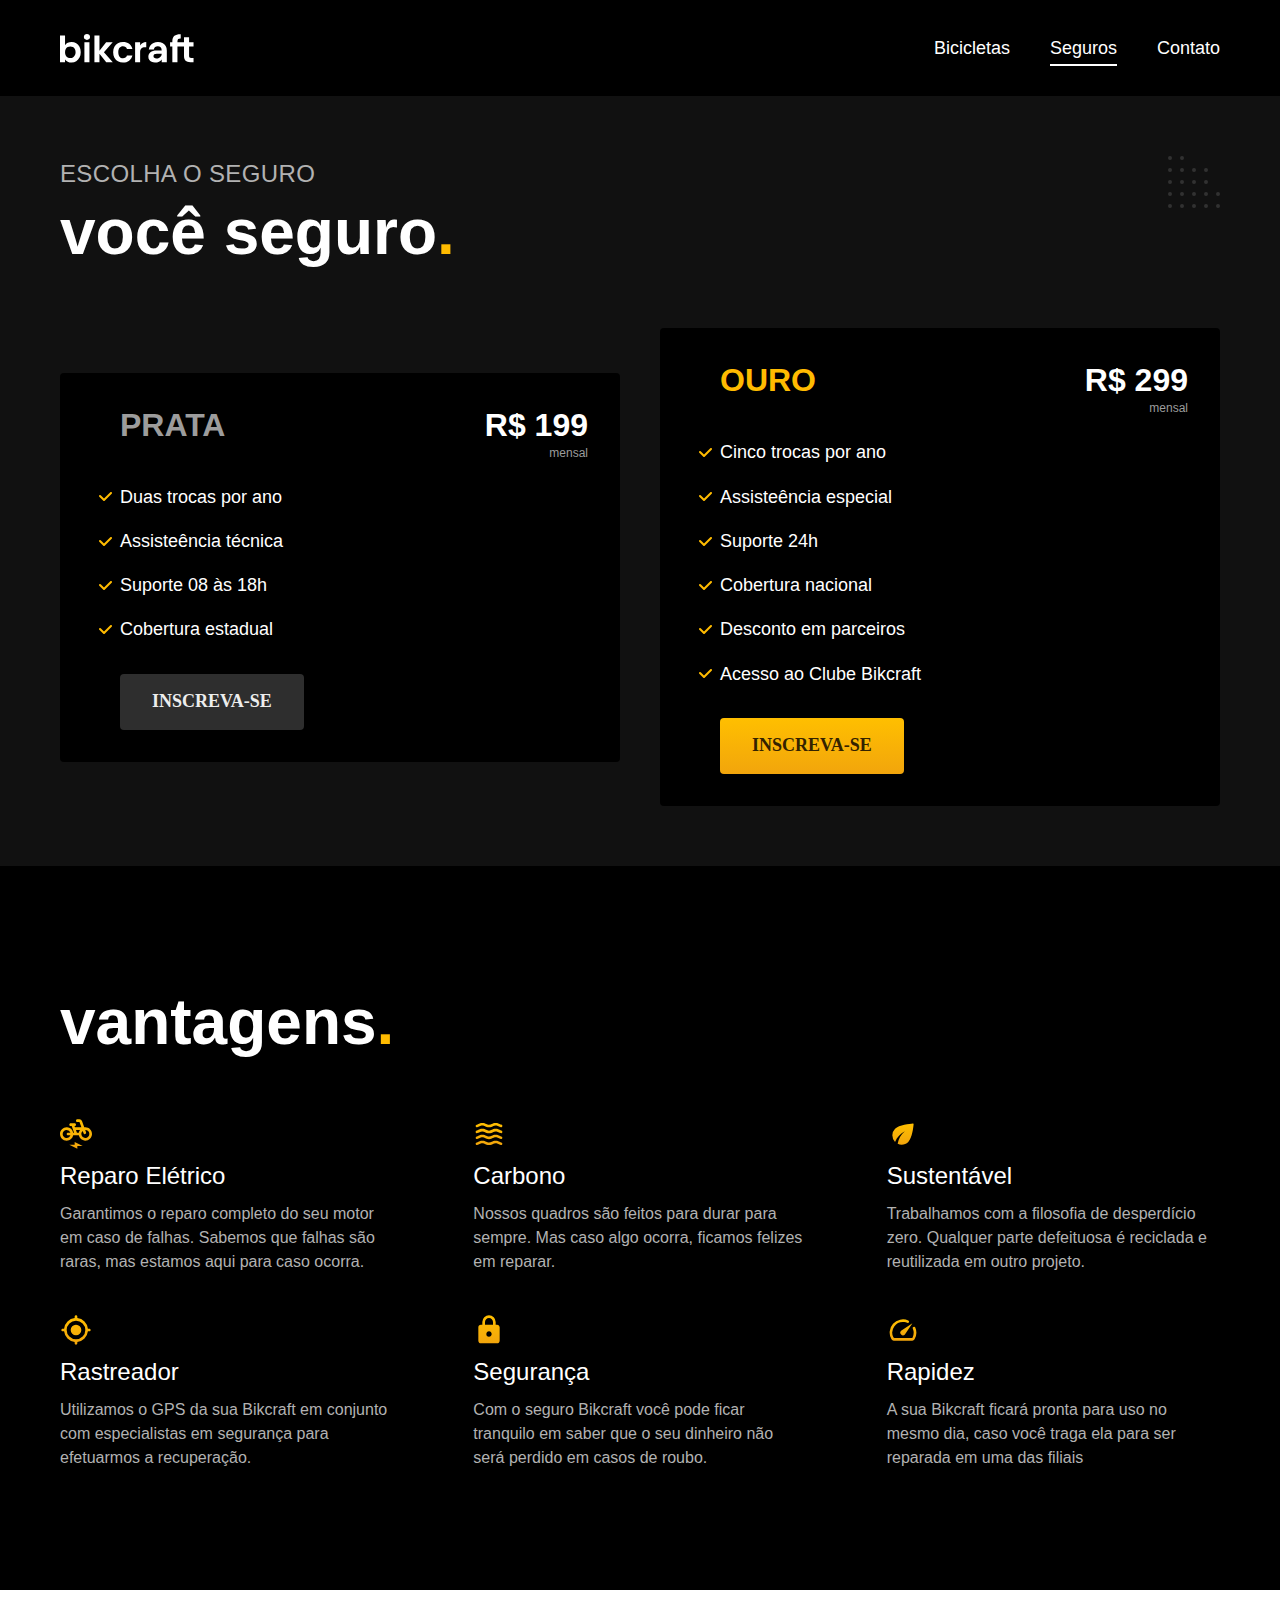
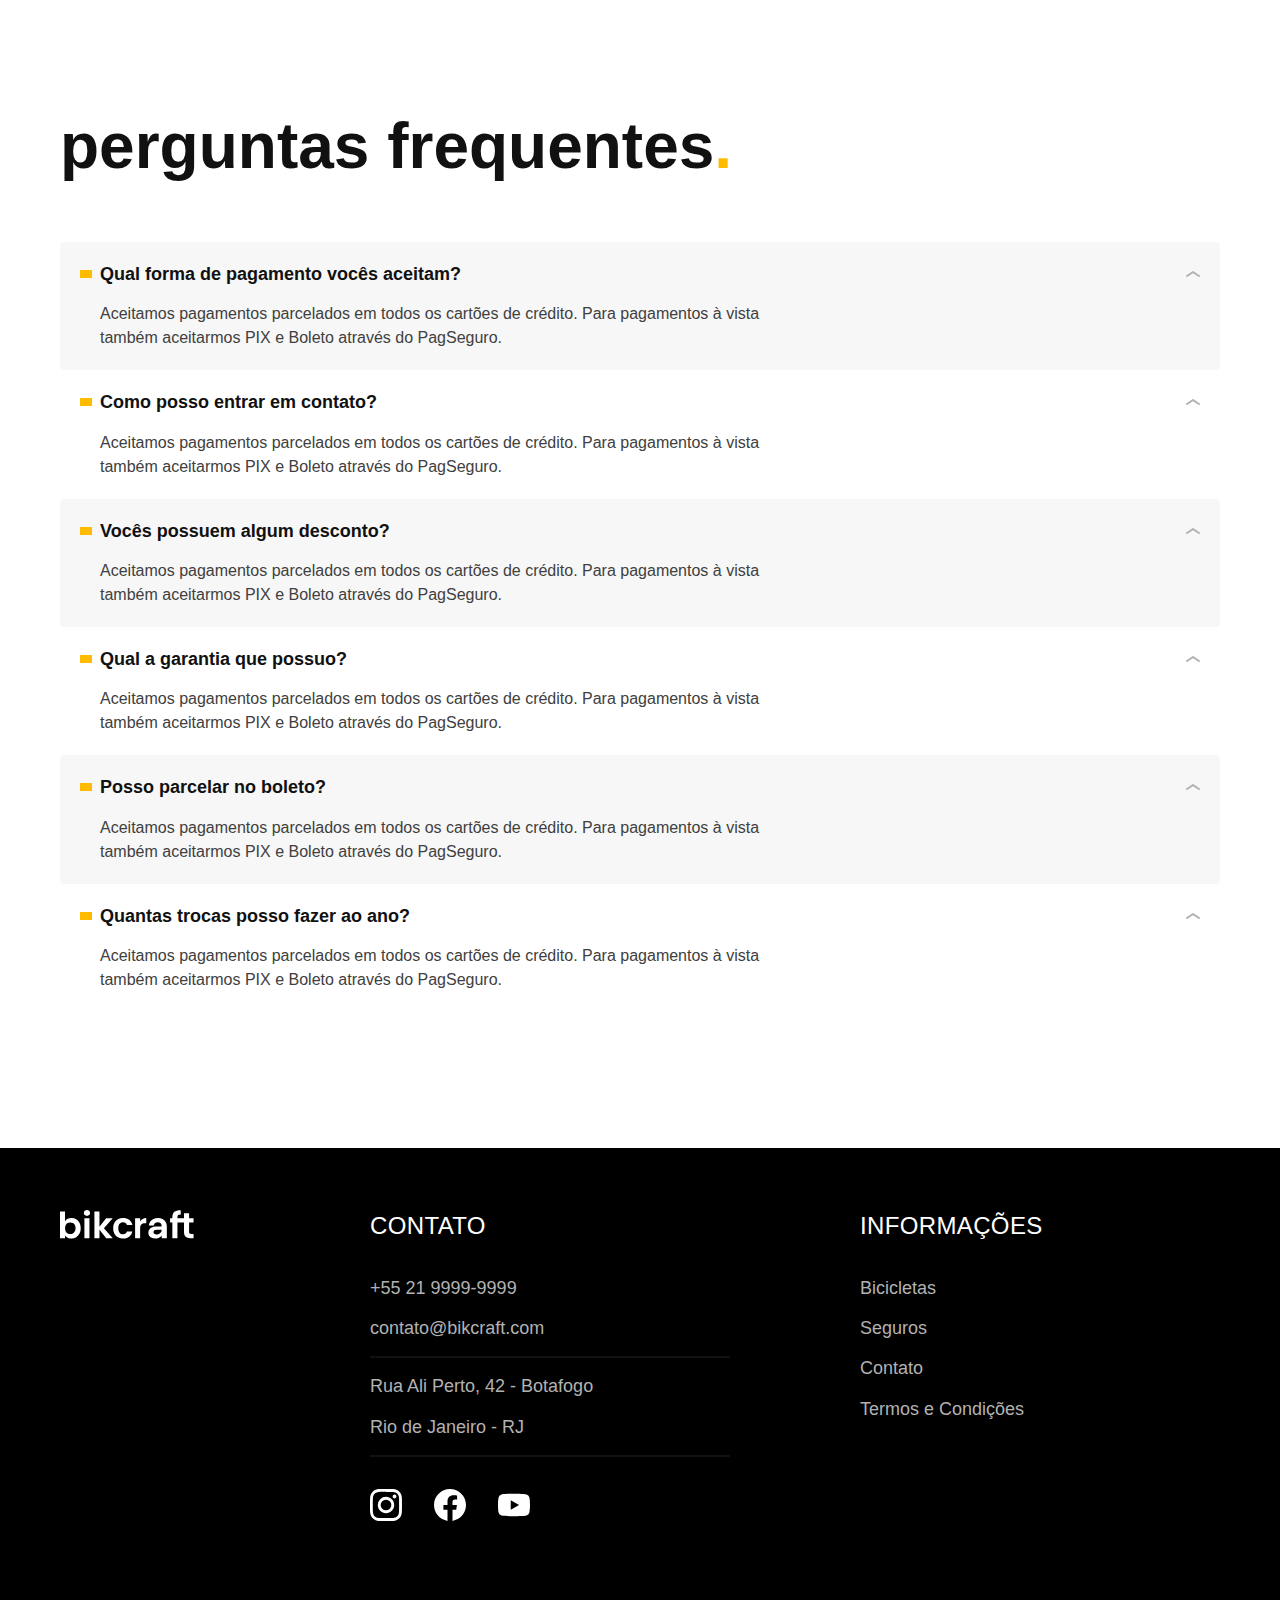
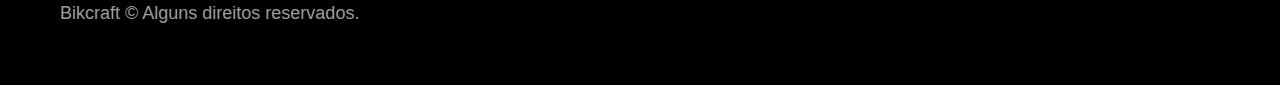
<file: seguros.html>
<!DOCTYPE html>
<html lang="pt-br">

<head>
  <meta charset="UTF-8">
  <meta name="viewport" content="width=device-width, initial-scale=1.0">
  <title>Seguros | Bikcraft</title>
  <meta name="description" content="Seguros.">

  <link rel="preload" href="./css/style.css" as="style">
  <link rel="stylesheet" href="./css/style.css">
  <link rel="shortcut icon" href="favicon.svg" type="image/x-icon">
</head>

<body id="seguros">
  <header class="header-bg">
    <div class="header container">
      <a href="./">
        <img src="./img/bikcraft.svg" alt="Bikcraft">
      </a>

      <nav aria-label="primaria">
        <ul class="header-menu font-1-m cor-0">
          <li><a href="./bicicletas.html">Bicicletas</a></li>
          <li><a href="./seguros.html">Seguros</a></li>
          <li><a href="./contato.html">Contato</a></li>
        </ul>
      </nav>
    </div>
  </header>

  <main class="seguros-bg">
    <div class="titulo-bg">
      <div class="titulo container">
        <p class="font-2-l-b cor-5">Escolha o seguro</p>
        <h1 class="font-1-xxl cor-0">você seguro<span class="cor-p1">.</span></h1>
      </div>
    </div>

    <div class="seguros container">
      <div class="seguros-item">
        <h3 class="font-1-xl cor-6">PRATA</h3>
        <span class="font-1-xl cor-0"> R$ 199 <span class="font-1-xs cor-6">mensal</span></span>
        <ul class="font-2-m cor-0">
          <li>Duas trocas por ano</li>
          <li>Assisteência técnica</li>
          <li>Suporte 08 às 18h</li>
          <li>Cobertura estadual</li>
        </ul>
        <a class="botao secundario" href="./orcamento.html?">Inscreva-se</a>
      </div>

      <div class="seguros-item">
        <h3 class="font-1-xl cor-p1">OURO</h3>
        <span class="font-1-xl cor-0"> R$ 299 <span class="font-1-xs cor-6">mensal</span></span>
        <ul class="font-2-m cor-0">
          <li>Cinco trocas por ano</li>
          <li>Assisteência especial</li>
          <li>Suporte 24h</li>
          <li>Cobertura nacional</li>
          <li>Desconto em parceiros</li>
          <li>Acesso ao Clube Bikcraft</li>
        </ul>
        <a class="botao" href="./orcamento.html">Inscreva-se</a>
      </div>
    </div>
  </main>

  <article class="vantagens-bg">
    <div class="vantagens container">
      <h2 class="font-1-xxl cor-0">vantagens<span class="cor-p1">.</span></h2>
      <ul>
        <li><img src="./img/icones/eletrica.svg" alt="">
          <h3 class="font-1-l cor-0">Reparo Elétrico</h3>
          <p class="font-2-s cor-5">Garantimos o reparo completo do seu motor em caso de falhas. Sabemos que falhas são raras, mas estamos aqui para caso ocorra.</p>
        </li>
        <li><img src="./img/icones/carbono.svg" alt="">
          <h3 class="font-1-l cor-0">Carbono</h3>
          <p class="font-2-s cor-5">Nossos quadros são feitos para durar para sempre. Mas caso algo ocorra, ficamos felizes em reparar.</p>
        </li>
        <li><img src="./img/icones/sustentavel.svg" alt="">
          <h3 class="font-1-l cor-0">Sustentável</h3>
          <p class="font-2-s cor-5">Trabalhamos com a filosofia de desperdício zero. Qualquer parte defeituosa é reciclada e reutilizada em outro projeto.</p>
        </li>
        <li><img src="./img/icones/rastreador.svg" alt="">
          <h3 class="font-1-l cor-0">Rastreador</h3>
          <p class="font-2-s cor-5">Utilizamos o GPS da sua Bikcraft em conjunto com especialistas em segurança para efetuarmos a recuperação.</p>
        </li>
        <li><img src="./img/icones/seguro.svg" alt="">
          <h3 class="font-1-l cor-0">Segurança</h3>
          <p class="font-2-s cor-5">Com o seguro Bikcraft você pode ficar tranquilo em saber que o seu dinheiro não será perdido em casos de roubo.</p>
        </li>
        <li><img src="./img/icones/velocidade.svg" alt="">
          <h3 class="font-1-l cor-0">Rapidez</h3>
          <p class="font-2-s cor-5">A sua Bikcraft ficará pronta para uso no mesmo dia, caso você traga ela para ser reparada em uma das filiais</p>
        </li>
      </ul>
    </div>
  </article>

  <article class="perguntas container">
    <h2 class="font-1-xxl">perguntas frequentes<span class="cor-p1">.</span></h2>

    <dl>
      <div>
        <dt class="font-1-m-b">Qual forma de pagamento vocês aceitam?</dt>
        <dd class="font-2-s cor-9">Aceitamos pagamentos parcelados em todos os cartões de crédito. Para pagamentos à vista também aceitarmos PIX e Boleto através do PagSeguro.</dd>
      </div>
      <div>
        <dt class="font-1-m-b">Como posso entrar em contato?</dt>
        <dd class="font-2-s cor-9">Aceitamos pagamentos parcelados em todos os cartões de crédito. Para pagamentos à vista também aceitarmos PIX e Boleto através do PagSeguro.</dd>
      </div>
      <div>
        <dt class="font-1-m-b">Vocês possuem algum desconto?</dt>
        <dd class="font-2-s cor-9">Aceitamos pagamentos parcelados em todos os cartões de crédito. Para pagamentos à vista também aceitarmos PIX e Boleto através do PagSeguro.</dd>
      </div>
      <div>
        <dt class="font-1-m-b">Qual a garantia que possuo?</dt>
        <dd class="font-2-s cor-9">Aceitamos pagamentos parcelados em todos os cartões de crédito. Para pagamentos à vista também aceitarmos PIX e Boleto através do PagSeguro.</dd>
      </div>
      <div>
        <dt class="font-1-m-b">Posso parcelar no boleto?</dt>
        <dd class="font-2-s cor-9">Aceitamos pagamentos parcelados em todos os cartões de crédito. Para pagamentos à vista também aceitarmos PIX e Boleto através do PagSeguro.</dd>
      </div>
      <div>
        <dt class="font-1-m-b">Quantas trocas posso fazer ao ano?</dt>
        <dd class="font-2-s cor-9">Aceitamos pagamentos parcelados em todos os cartões de crédito. Para pagamentos à vista também aceitarmos PIX e Boleto através do PagSeguro.</dd>
      </div>
    </dl>
  </article>

  <footer class="footer-bg">
    <div class="footer container">
      <img src="./img/bikcraft.svg" alt="Bikcraft">
      <div class="footer-contato">
        <h3 class="font-2-l-b cor-0">Contato</h3>
        <ul class="font-2-m cor-5">
          <li><a href="tel:+552199999999">+55 21 9999-9999</a></li>
          <li><a href="mailto:contato@bikcraft.com">contato@bikcraft.com</a></li>
          <li>Rua Ali Perto, 42 - Botafogo</li>
          <li>Rio de Janeiro - RJ</li>
        </ul>
        <div class="footer-redes">
          <a href="./">
            <img src="./img/redes/instagram.svg" alt="Instagram">
          </a>
          <a href="./">
            <img src="./img/redes/facebook.svg" alt="Facebook">
          </a>
          <a href="./">
            <img src="./img/redes/youtube.svg" alt="Youtube">
          </a>
        </div>
      </div>
      <div class="footer-informacoes">
        <h3 class="font-2-l-b cor-0">Informações</h3>
        <nav>
          <ul class="font-1-m cor-5">
            <li><a href="./bicicletas.html">Bicicletas</a></li>
            <li><a href="./seguros.html">Seguros</a></li>
            <li><a href="./contato.html">Contato</a></li>
            <li><a href="./termos.html">Termos e Condições</a></li>
          </ul>
        </nav>
      </div>
      <p class="footer-copy font-2-m cor-6">Bikcraft © Alguns direitos reservados.</p>
    </div>
  </footer>
  <script src="./js/script.js"></script>
</body>

</html>
</file>
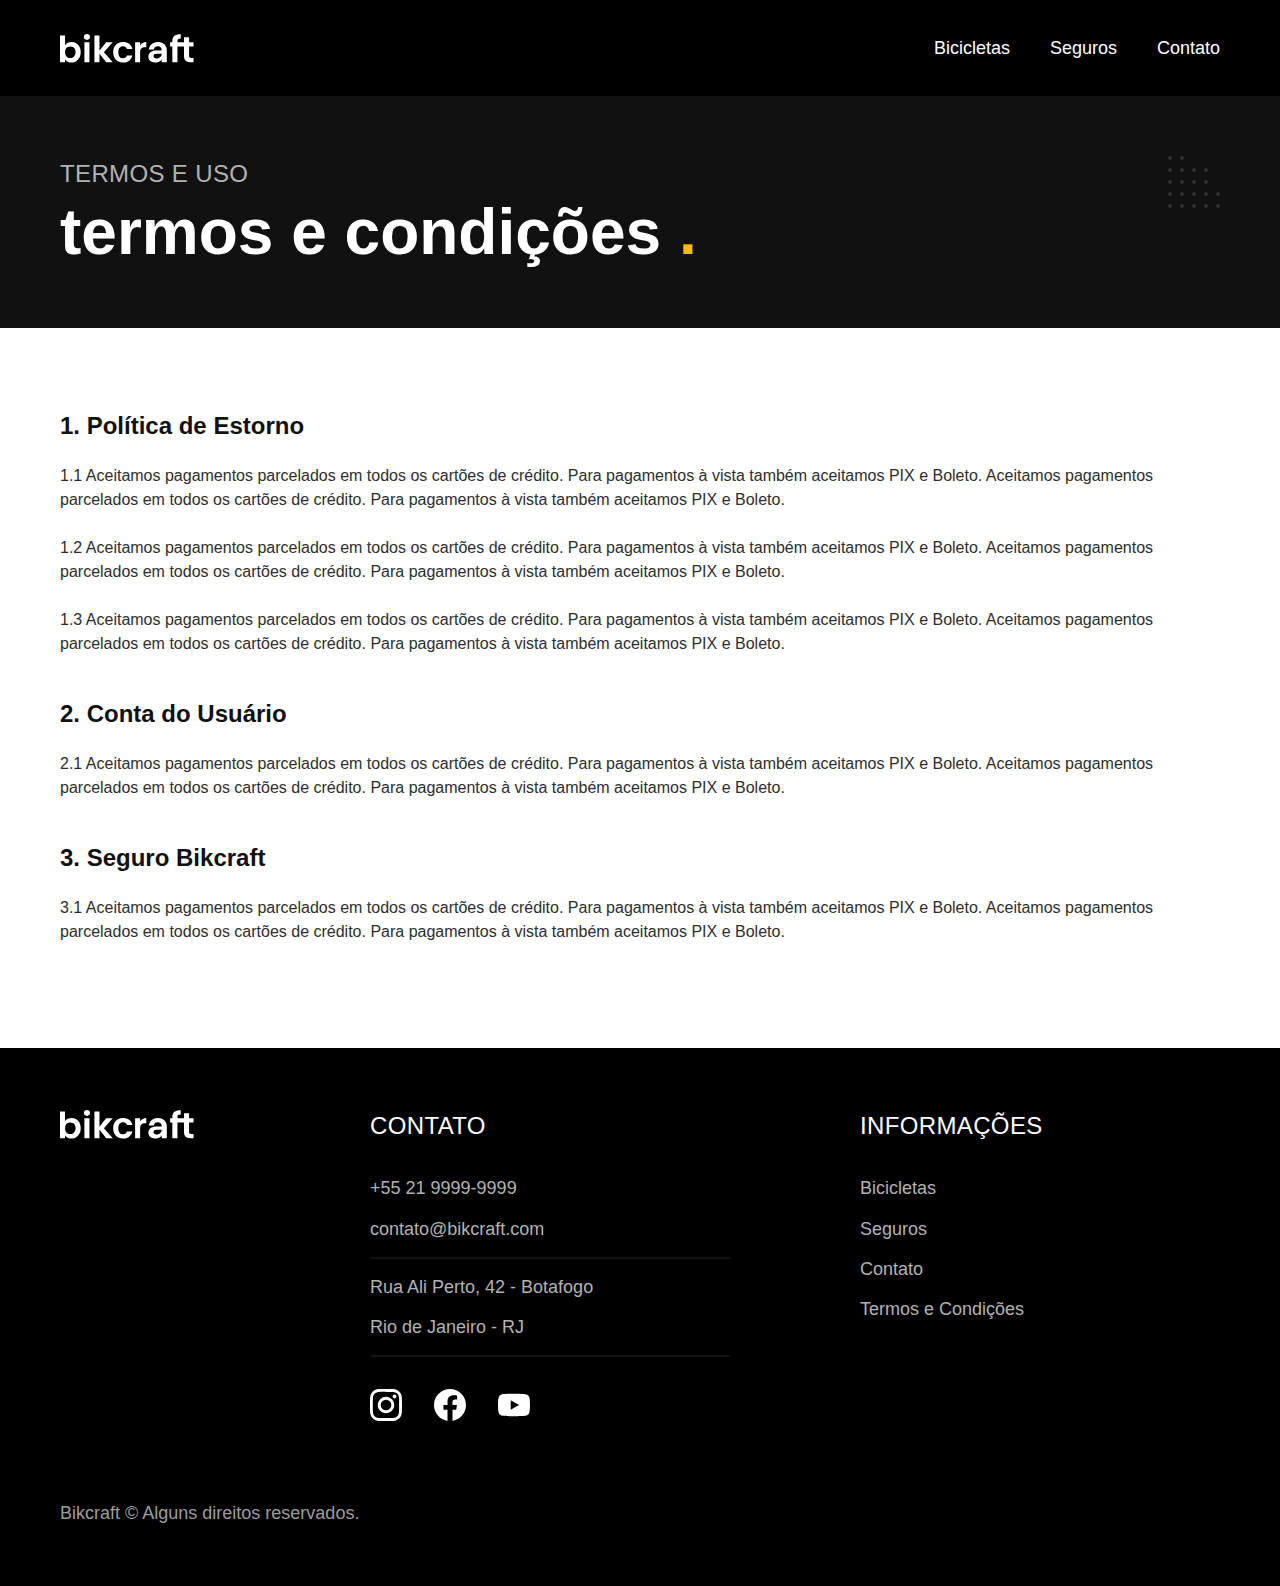
<file: termos.html>
<!DOCTYPE html>
<html lang="pt-br">

<head>
  <meta charset="UTF-8">
  <meta name="viewport" content="width=device-width, initial-scale=1.0">

  <title>Termos e Condições | Bikcraft</title>
  <meta name="description" content="Termos e condições.">

  <link rel="preload" href="./css/style.css" as="style">
  <link rel="stylesheet" href="./css/style.css">
  <link rel="shortcut icon" href="favicon.svg" type="image/x-icon">
</head>

<body id="termos">
  <header class="header-bg">
    <div class="header container">
      <a href="./">
        <img src="./img/bikcraft.svg" alt="Bikcraft">
      </a>

      <nav aria-label="primaria">
        <ul class="header-menu font-1-m cor-0">
          <li><a href="./bicicletas.html">Bicicletas</a></li>
          <li><a href="./seguros.html">Seguros</a></li>
          <li><a href="./contato.html">Contato</a></li>
        </ul>
      </nav>
    </div>
  </header>

  <main>
    <div class="titulo-bg">
      <div class="titulo container">
        <p class="font-2-l-b cor-5">Termos e uso</p>
        <h1 class="font-1-xxl cor-0">termos e condições <span class="cor-p1">.</span></h1>
      </div>
    </div>

    <div class="termos font-2-s cor-10 container">
      <h2 class="font-1-l cor-11">1. Política de Estorno</h2>
      <p>1.1 Aceitamos pagamentos parcelados em todos os cartões de crédito. Para pagamentos à vista também aceitamos PIX e Boleto. Aceitamos pagamentos parcelados em todos os cartões de crédito. Para pagamentos à vista também aceitamos PIX e Boleto.</p>
      <p>1.2 Aceitamos pagamentos parcelados em todos os cartões de crédito. Para pagamentos à vista também aceitamos PIX e Boleto. Aceitamos pagamentos parcelados em todos os cartões de crédito. Para pagamentos à vista também aceitamos PIX e Boleto.</p>
      <p>1.3 Aceitamos pagamentos parcelados em todos os cartões de crédito. Para pagamentos à vista também aceitamos PIX e Boleto. Aceitamos pagamentos parcelados em todos os cartões de crédito. Para pagamentos à vista também aceitamos PIX e Boleto.</p>
      <h2 class="font-1-l cor-11">2. Conta do Usuário</h2>
      <p>2.1 Aceitamos pagamentos parcelados em todos os cartões de crédito. Para pagamentos à vista também aceitamos PIX e Boleto. Aceitamos pagamentos parcelados em todos os cartões de crédito. Para pagamentos à vista também aceitamos PIX e Boleto.</p>
      <h2 class="font-1-l cor-11">3. Seguro Bikcraft</h2>
      <p>3.1 Aceitamos pagamentos parcelados em todos os cartões de crédito. Para pagamentos à vista também aceitamos PIX e Boleto. Aceitamos pagamentos parcelados em todos os cartões de crédito. Para pagamentos à vista também aceitamos PIX e Boleto.</p>

    </div>
  </main>

  <footer class="footer-bg">
    <div class="footer container">
      <img src="./img/bikcraft.svg" alt="Bikcraft">
      <div class="footer-contato">
        <h3 class="font-2-l-b cor-0">Contato</h3>
        <ul class="font-2-m cor-5">
          <li><a href="tel:+552199999999">+55 21 9999-9999</a></li>
          <li><a href="mailto:contato@bikcraft.com">contato@bikcraft.com</a></li>
          <li>Rua Ali Perto, 42 - Botafogo</li>
          <li>Rio de Janeiro - RJ</li>
        </ul>
        <div class="footer-redes">
          <a href="./">
            <img src="./img/redes/instagram.svg" alt="Instagram">
          </a>
          <a href="./">
            <img src="./img/redes/facebook.svg" alt="Facebook">
          </a>
          <a href="./">
            <img src="./img/redes/youtube.svg" alt="Youtube">
          </a>
        </div>
      </div>
      <div class="footer-informacoes">
        <h3 class="font-2-l-b cor-0">Informações</h3>
        <nav>
          <ul class="font-1-m cor-5">
            <li><a href="./bicicletas.html">Bicicletas</a></li>
            <li><a href="./seguros.html">Seguros</a></li>
            <li><a href="./contato.html">Contato</a></li>
            <li><a href="./termos.html">Termos e Condições</a></li>
          </ul>
        </nav>
      </div>
      <p class="footer-copy font-2-m cor-6">Bikcraft © Alguns direitos reservados.</p>
    </div>
  </footer>
  <script src="./js/script.js"></script>
</body>

</html>
</file>
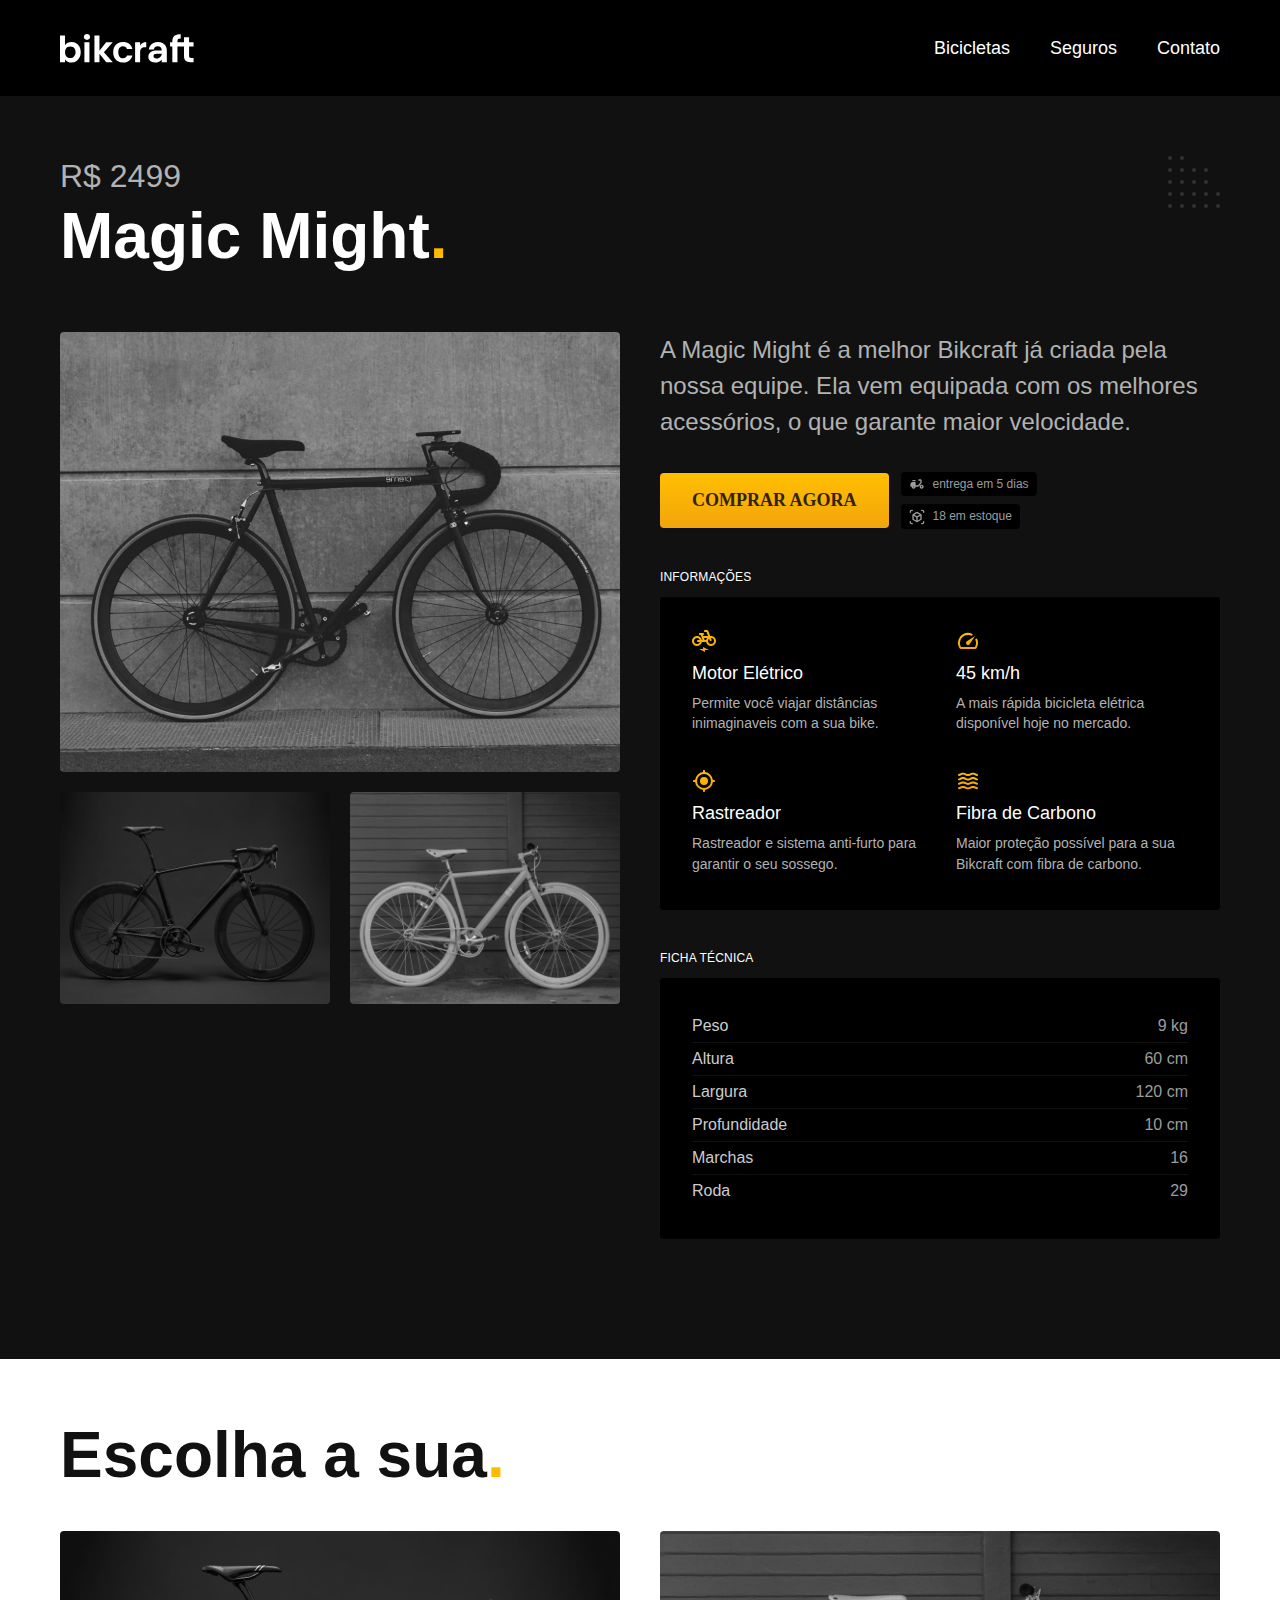
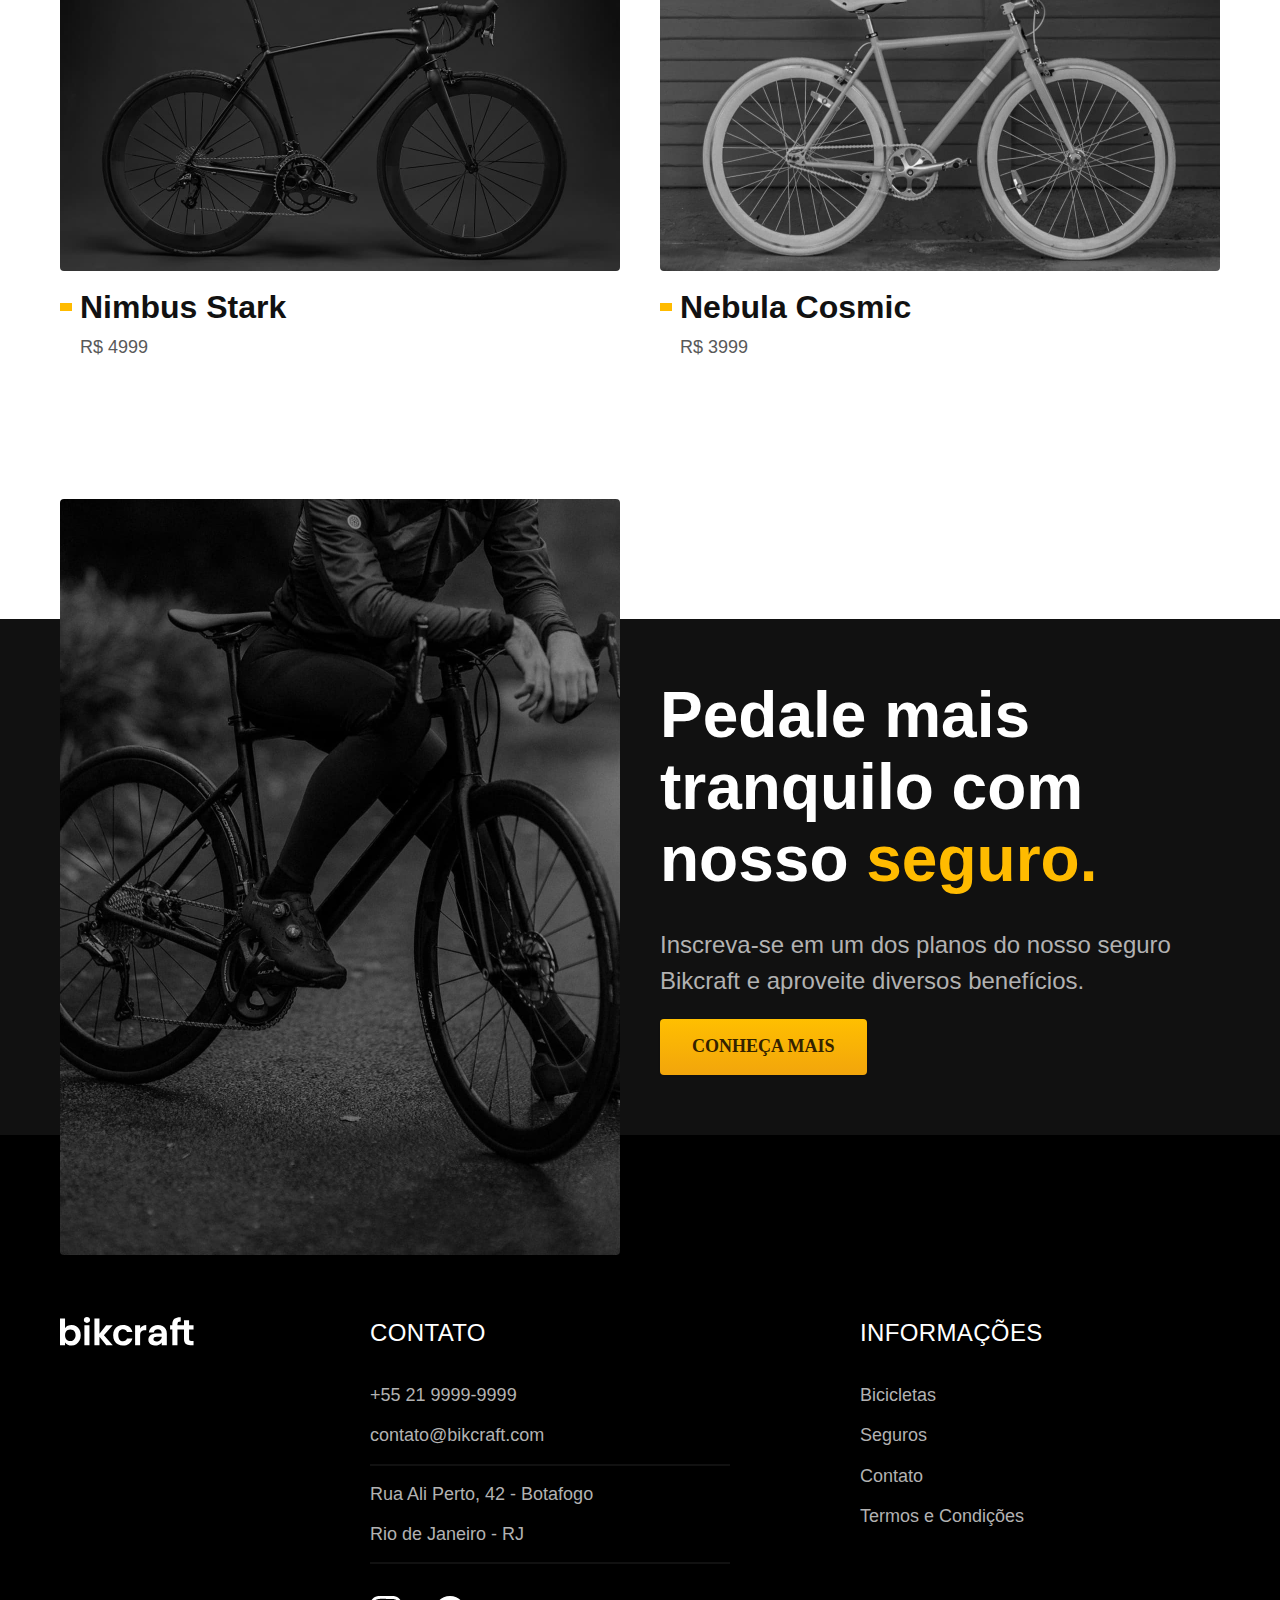
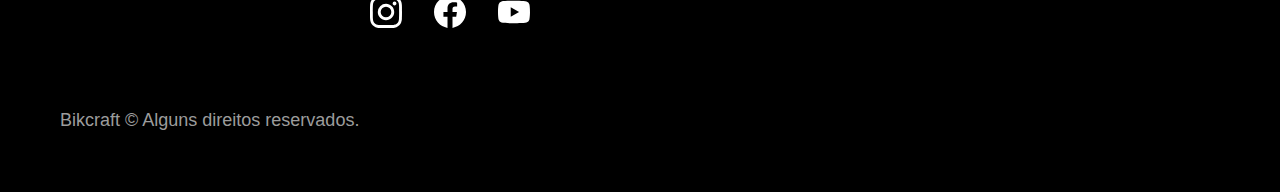
<file: bicicletas/magic.html>
<!DOCTYPE html>
<html lang="pt-br">

<head>
  <meta charset="UTF-8">
  <meta name="viewport" content="width=device-width, initial-scale=1.0">

  <title>Magic | Bikcraft</title>
  <meta name="description" content="Termos e condições.">

  <link rel="stylesheet" href="../css/style.css">
</head>

<body id="bicicleta">
  <header class="header-bg">
    <div class="header container">
      <a href="../">
        <img src="../img/bikcraft.svg" alt="Bikcraft">
      </a>

      <nav aria-label="primaria">
        <ul class="header-menu font-1-m cor-0">
          <li><a href="../bicicletas.html">Bicicletas</a></li>
          <li><a href="../seguros.html">Seguros</a></li>
          <li><a href="../contato.html">Contato</a></li>
        </ul>
      </nav>
    </div>
  </header>

  <main class="titulo-bg">
    <div>
      <div class="titulo container">
        <p class="font-2-xl cor-5">R$ 2499</p>
        <h1 class="font-1-xxl cor-0">Magic Might<span class="cor-p1">.</span></h1>
      </div>
    </div>
    <div class="bicicleta container">
      <div class="bicicleta-imagens">
        <img src="../img/bicicleta/nimbus2.jpg" alt="">
        <img src="../img/bicicleta/nimbus1.jpg" alt="">
        <img src="../img/bicicleta/nimbus3.jpg" alt="">
      </div>
      <div class="bicicleta-conteudo">
        <p class="font-2-l cor-5">A Magic Might é a melhor Bikcraft já criada pela nossa equipe. Ela vem equipada com os melhores acessórios, o que garante maior velocidade.</p>
        <div class="bicicleta-comprar">
          <a class="botao" href="../orcamento.html">Comprar Agora</a>
          <span class="font-1-xs cor-6"><img src="../img/icones/entrega.svg" alt=""> entrega em 5 dias</span>
          <span class="font-1-xs cor-6"><img src="../img/icones/estoque.svg" alt=""> 18 em estoque</span>
        </div>

        <h2 class="font-1-xs cor-0">Informações</h2>
        <ul class="bicicleta-informacoes">
          <li>
            <img src="../img/icones/eletrica.svg" alt="">
            <h3 class="font-1-m cor-0">Motor Elétrico</h3>
            <p class="font-2-xs cor-5">Permite você viajar distâncias inimaginaveis com a sua bike.</p>
          </li>
          <li>
            <img src="../img/icones/velocidade.svg" alt="">
            <h3 class="font-1-m cor-0">45 km/h</h3>
            <p class="font-2-xs cor-5">A mais rápida bicicleta elétrica disponível hoje no mercado.</p>
          </li>
          <li>
            <img src="../img/icones/rastreador.svg" alt="">
            <h3 class="font-1-m cor-0">Rastreador</h3>
            <p class="font-2-xs cor-5">Rastreador e sistema anti-furto para garantir o seu sossego.</p>
          </li>
          <li>
            <img src="../img/icones/carbono.svg" alt="">
            <h3 class="font-1-m cor-0">Fibra de Carbono</h3>
            <p class="font-2-xs cor-5">Maior proteção possível para a sua Bikcraft com fibra de carbono.</p>
          </li>
        </ul>
        <h2 class="font-1-xs cor-0">Ficha Técnica</h2>
        <ul class="bicicleta-ficha font-2-s cor-4">
          <li>Peso <span>9 kg</span></li>
          <li>Altura <span>60 cm</span></li>
          <li>Largura <span>120 cm</span></li>
          <li>Profundidade <span>10 cm</span></li>
          <li>Marchas <span>16</span></li>
          <li>Roda <span>29</span></li>
        </ul>
      </div>
    </div>
  </main>

  <article class="bicicletas-lista container">
    <h2 class="font-1-xxl">Escolha a sua<span class="cor-p1">.</span></h2>

    <ul>
      <li>
        <a href="nimbus.html">
          <img src="../img/bicicletas/nimbus.jpg" alt="Bicicleta preta">
          <h3 class="font-1-xl">Nimbus Stark</h3>
          <span class="font-2-m cor-8">R$ 4999</span>
        </a>
      </li>

      <li>
        <a href="nebula.html">
          <img src="../img/bicicletas/nebula.jpg" alt="Bicicleta preta">
          <h3 class="font-1-xl">Nebula Cosmic</h3>
          <span class="font-2-m cor-8">R$ 3999</span>
        </a>
      </li>
    </ul>
  </article>

  <article class="seguro-bg">
    <div class="seguro container">
      <div class="seguro-imagem">
        <img src="../img/fotos/seguros.jpg" alt="Parada em cima de uma bicicleta">
      </div>
      <div class="seguro-conteudo">
        <h2 class="font-1-xxl cor-0">Pedale mais tranquilo com nosso <span class="cor-p1">seguro.</span></h2>
        <p class="font-2-l cor-5">Inscreva-se em um dos planos do nosso seguro Bikcraft e aproveite diversos benefícios.</p>
        <a class="botao" href="../seguros.html">Conheça Mais</a>
      </div>
    </div>
  </article>

  <footer class="footer-bg">
    <div class="footer container">
      <img src="../img/bikcraft.svg" alt="Bikcraft">
      <div class="footer-contato">
        <h3 class="font-2-l-b cor-0">Contato</h3>
        <ul class="font-2-m cor-5">
          <li><a href="tel:+552199999999">+55 21 9999-9999</a></li>
          <li><a href="mailto:contato@bikcraft.com">contato@bikcraft.com</a></li>
          <li>Rua Ali Perto, 42 - Botafogo</li>
          <li>Rio de Janeiro - RJ</li>
        </ul>
        <div class="footer-redes">
          <a href="../">
            <img src="../img/redes/instagram.svg" alt="Instagram">
          </a>
          <a href="../">
            <img src="../img/redes/facebook.svg" alt="Facebook">
          </a>
          <a href="../">
            <img src="../img/redes/youtube.svg" alt="Youtube">
          </a>
        </div>
      </div>
      <div class="footer-informacoes">
        <h3 class="font-2-l-b cor-0">Informações</h3>
        <nav>
          <ul class="font-1-m cor-5">
            <li><a href="./bicicletas.html">Bicicletas</a></li>
            <li><a href="../seguros.html">Seguros</a></li>
            <li><a href="../contato.html">Contato</a></li>
            <li><a href="../termos.html">Termos e Condições</a></li>
          </ul>
        </nav>
      </div>
      <p class="footer-copy font-2-m cor-6">Bikcraft © Alguns direitos reservados.</p>
    </div>
  </footer>
  <script src="../js/script.js"></script>
</body>

</html>
</file>
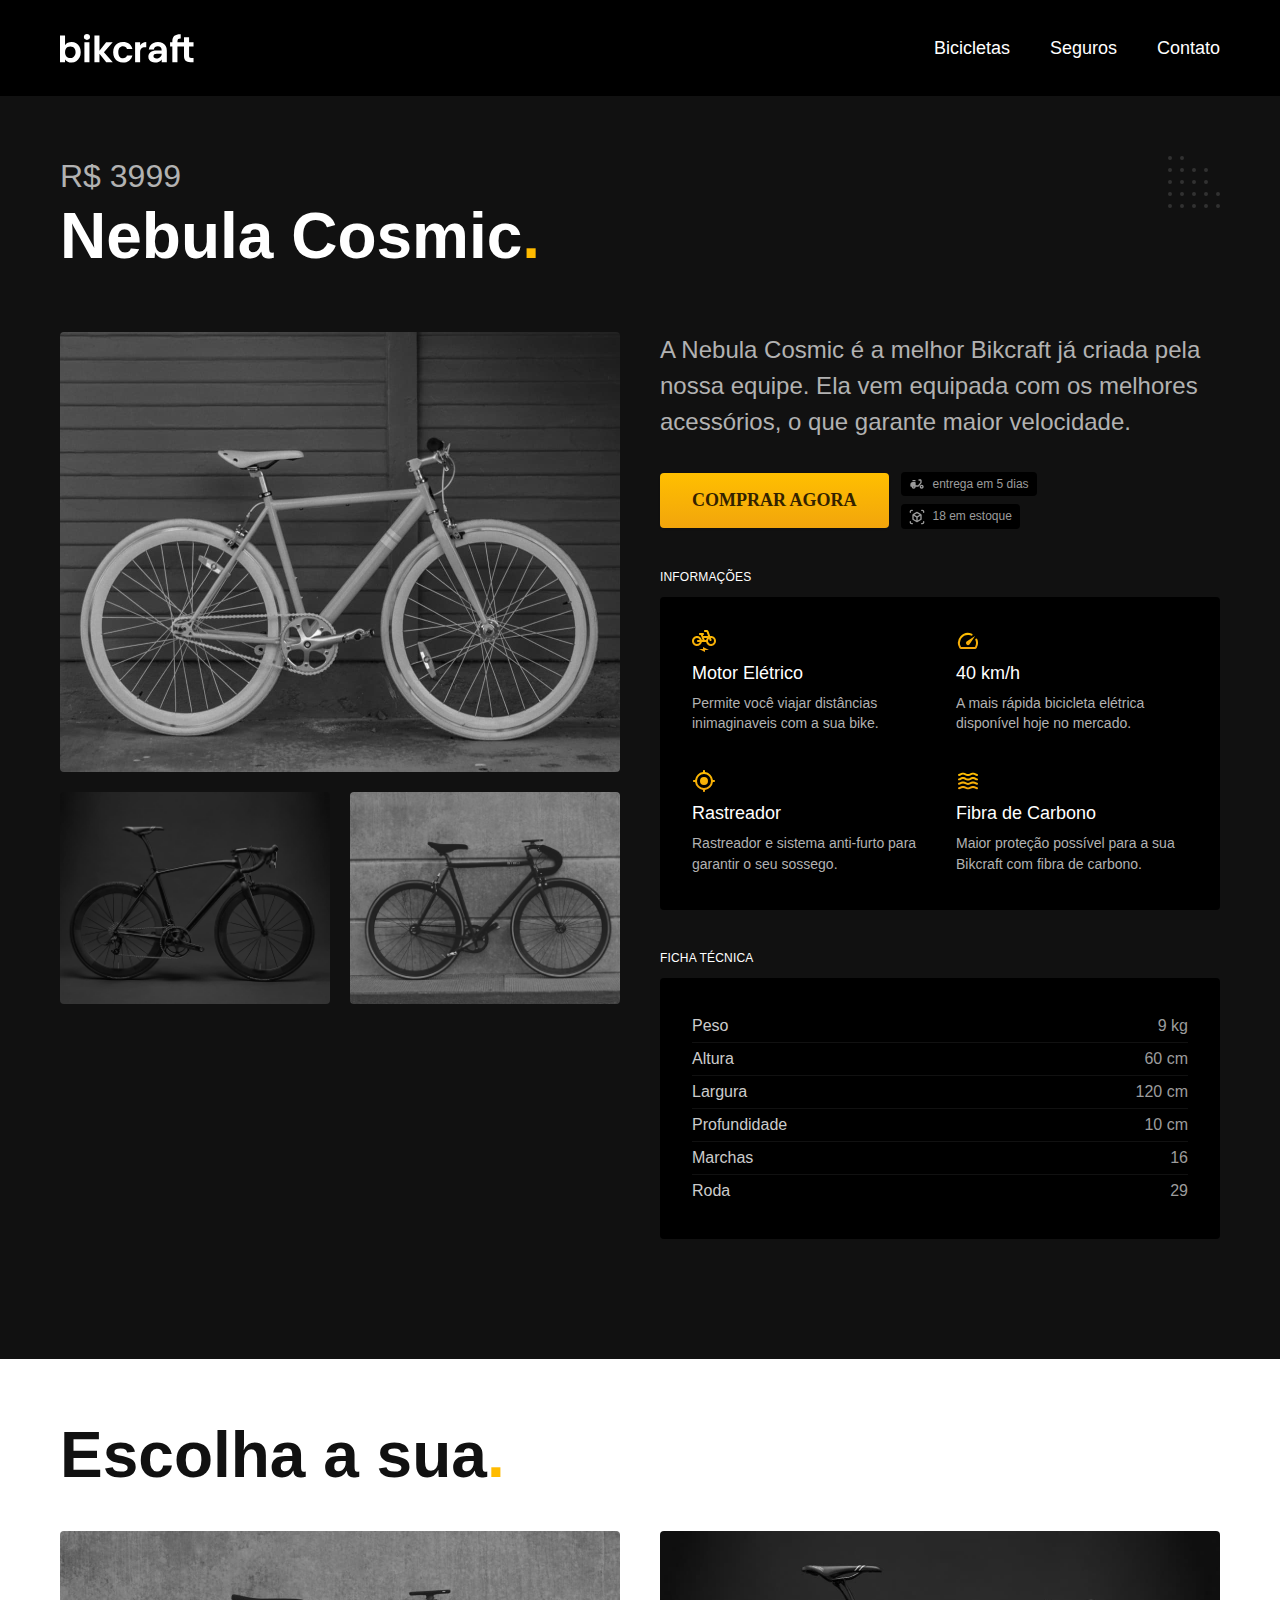
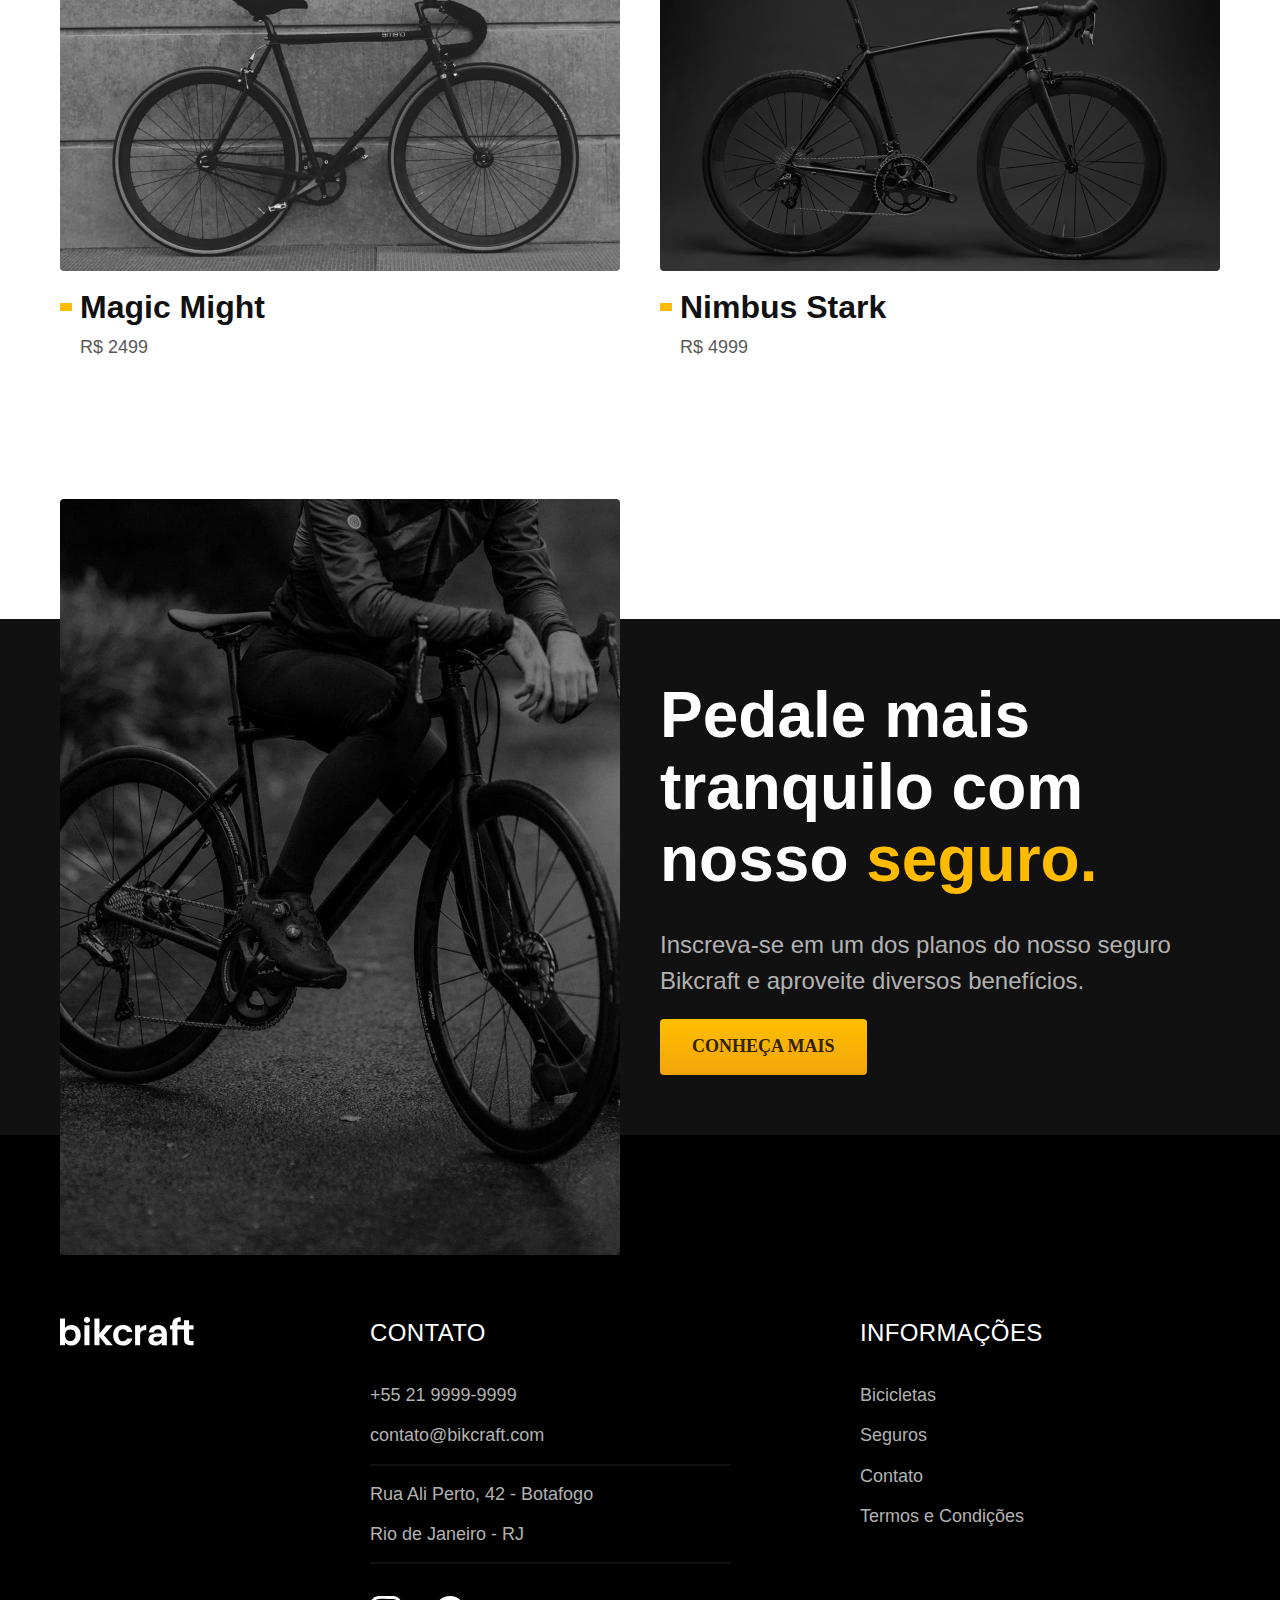
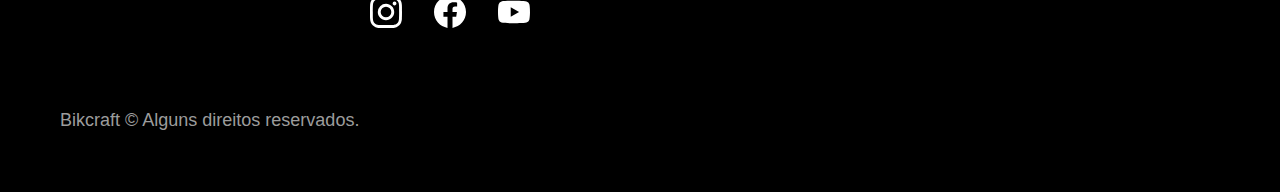
<file: bicicletas/nebula.html>
<!DOCTYPE html>
<html lang="pt-br">

<head>
  <meta charset="UTF-8">
  <meta name="viewport" content="width=device-width, initial-scale=1.0">

  <title>Nebula | Bikcraft</title>
  <meta name="description" content="Termos e condições.">

  <link rel="stylesheet" href="../css/style.css">
</head>

<body id="bicicleta">
  <header class="header-bg">
    <div class="header container">
      <a href="../">
        <img src="../img/bikcraft.svg" alt="Bikcraft">
      </a>

      <nav aria-label="primaria">
        <ul class="header-menu font-1-m cor-0">
          <li><a href="../bicicletas.html">Bicicletas</a></li>
          <li><a href="../seguros.html">Seguros</a></li>
          <li><a href="../contato.html">Contato</a></li>
        </ul>
      </nav>
    </div>
  </header>

  <main class="titulo-bg">
    <div>
      <div class="titulo container">
        <p class="font-2-xl cor-5">R$ 3999</p>
        <h1 class="font-1-xxl cor-0">Nebula Cosmic<span class="cor-p1">.</span></h1>
      </div>
    </div>
    <div class="bicicleta container">
      <div class="bicicleta-imagens">
        <img src="../img/bicicleta/nimbus3.jpg" alt="">
        <img src="../img/bicicleta/nimbus1.jpg" alt="">
        <img src="../img/bicicleta/nimbus2.jpg" alt="">
      </div>
      <div class="bicicleta-conteudo">
        <p class="font-2-l cor-5">A Nebula Cosmic é a melhor Bikcraft já criada pela nossa equipe. Ela vem equipada com os melhores acessórios, o que garante maior velocidade.</p>
        <div class="bicicleta-comprar">
          <a class="botao" href="../orcamento.html">Comprar Agora</a>
          <span class="font-1-xs cor-6"><img src="../img/icones/entrega.svg" alt=""> entrega em 5 dias</span>
          <span class="font-1-xs cor-6"><img src="../img/icones/estoque.svg" alt=""> 18 em estoque</span>
        </div>

        <h2 class="font-1-xs cor-0">Informações</h2>
        <ul class="bicicleta-informacoes">
          <li>
            <img src="../img/icones/eletrica.svg" alt="">
            <h3 class="font-1-m cor-0">Motor Elétrico</h3>
            <p class="font-2-xs cor-5">Permite você viajar distâncias inimaginaveis com a sua bike.</p>
          </li>
          <li>
            <img src="../img/icones/velocidade.svg" alt="">
            <h3 class="font-1-m cor-0">40 km/h</h3>
            <p class="font-2-xs cor-5">A mais rápida bicicleta elétrica disponível hoje no mercado.</p>
          </li>
          <li>
            <img src="../img/icones/rastreador.svg" alt="">
            <h3 class="font-1-m cor-0">Rastreador</h3>
            <p class="font-2-xs cor-5">Rastreador e sistema anti-furto para garantir o seu sossego.</p>
          </li>
          <li>
            <img src="../img/icones/carbono.svg" alt="">
            <h3 class="font-1-m cor-0">Fibra de Carbono</h3>
            <p class="font-2-xs cor-5">Maior proteção possível para a sua Bikcraft com fibra de carbono.</p>
          </li>
        </ul>
        <h2 class="font-1-xs cor-0">Ficha Técnica</h2>
        <ul class="bicicleta-ficha font-2-s cor-4">
          <li>Peso <span>9 kg</span></li>
          <li>Altura <span>60 cm</span></li>
          <li>Largura <span>120 cm</span></li>
          <li>Profundidade <span>10 cm</span></li>
          <li>Marchas <span>16</span></li>
          <li>Roda <span>29</span></li>
        </ul>
      </div>
    </div>
  </main>

  <article class="bicicletas-lista container">
    <h2 class="font-1-xxl">Escolha a sua<span class="cor-p1">.</span></h2>

    <ul>
      <li>
        <a href="magic.html">
          <img src="../img/bicicletas/magic.jpg" alt="Bicicleta preta">
          <h3 class="font-1-xl">Magic Might</h3>
          <span class="font-2-m cor-8">R$ 2499</span>
        </a>
      </li>

      <li>
        <a href="nimbus.html">
          <img src="../img/bicicletas/nimbus.jpg" alt="Bicicleta preta">
          <h3 class="font-1-xl">Nimbus Stark</h3>
          <span class="font-2-m cor-8">R$ 4999</span>
        </a>
      </li>
    </ul>
  </article>

  <article class="seguro-bg">
    <div class="seguro container">
      <div class="seguro-imagem">
        <img src="../img/fotos/seguros.jpg" alt="Parada em cima de uma bicicleta">
      </div>
      <div class="seguro-conteudo">
        <h2 class="font-1-xxl cor-0">Pedale mais tranquilo com nosso <span class="cor-p1">seguro.</span></h2>
        <p class="font-2-l cor-5">Inscreva-se em um dos planos do nosso seguro Bikcraft e aproveite diversos benefícios.</p>
        <a class="botao" href="../seguros.html">Conheça Mais</a>
      </div>
    </div>
  </article>

  <footer class="footer-bg">
    <div class="footer container">
      <img src="../img/bikcraft.svg" alt="Bikcraft">
      <div class="footer-contato">
        <h3 class="font-2-l-b cor-0">Contato</h3>
        <ul class="font-2-m cor-5">
          <li><a href="tel:+552199999999">+55 21 9999-9999</a></li>
          <li><a href="mailto:contato@bikcraft.com">contato@bikcraft.com</a></li>
          <li>Rua Ali Perto, 42 - Botafogo</li>
          <li>Rio de Janeiro - RJ</li>
        </ul>
        <div class="footer-redes">
          <a href="../">
            <img src="../img/redes/instagram.svg" alt="Instagram">
          </a>
          <a href="../">
            <img src="../img/redes/facebook.svg" alt="Facebook">
          </a>
          <a href="../">
            <img src="../img/redes/youtube.svg" alt="Youtube">
          </a>
        </div>
      </div>
      <div class="footer-informacoes">
        <h3 class="font-2-l-b cor-0">Informações</h3>
        <nav>
          <ul class="font-1-m cor-5">
            <li><a href="./bicicletas.html">Bicicletas</a></li>
            <li><a href="../seguros.html">Seguros</a></li>
            <li><a href="../contato.html">Contato</a></li>
            <li><a href="../termos.html">Termos e Condições</a></li>
          </ul>
        </nav>
      </div>
      <p class="footer-copy font-2-m cor-6">Bikcraft © Alguns direitos reservados.</p>
    </div>
  </footer>
  <script src="../js/script.js"></script>
</body>

</html>
</file>
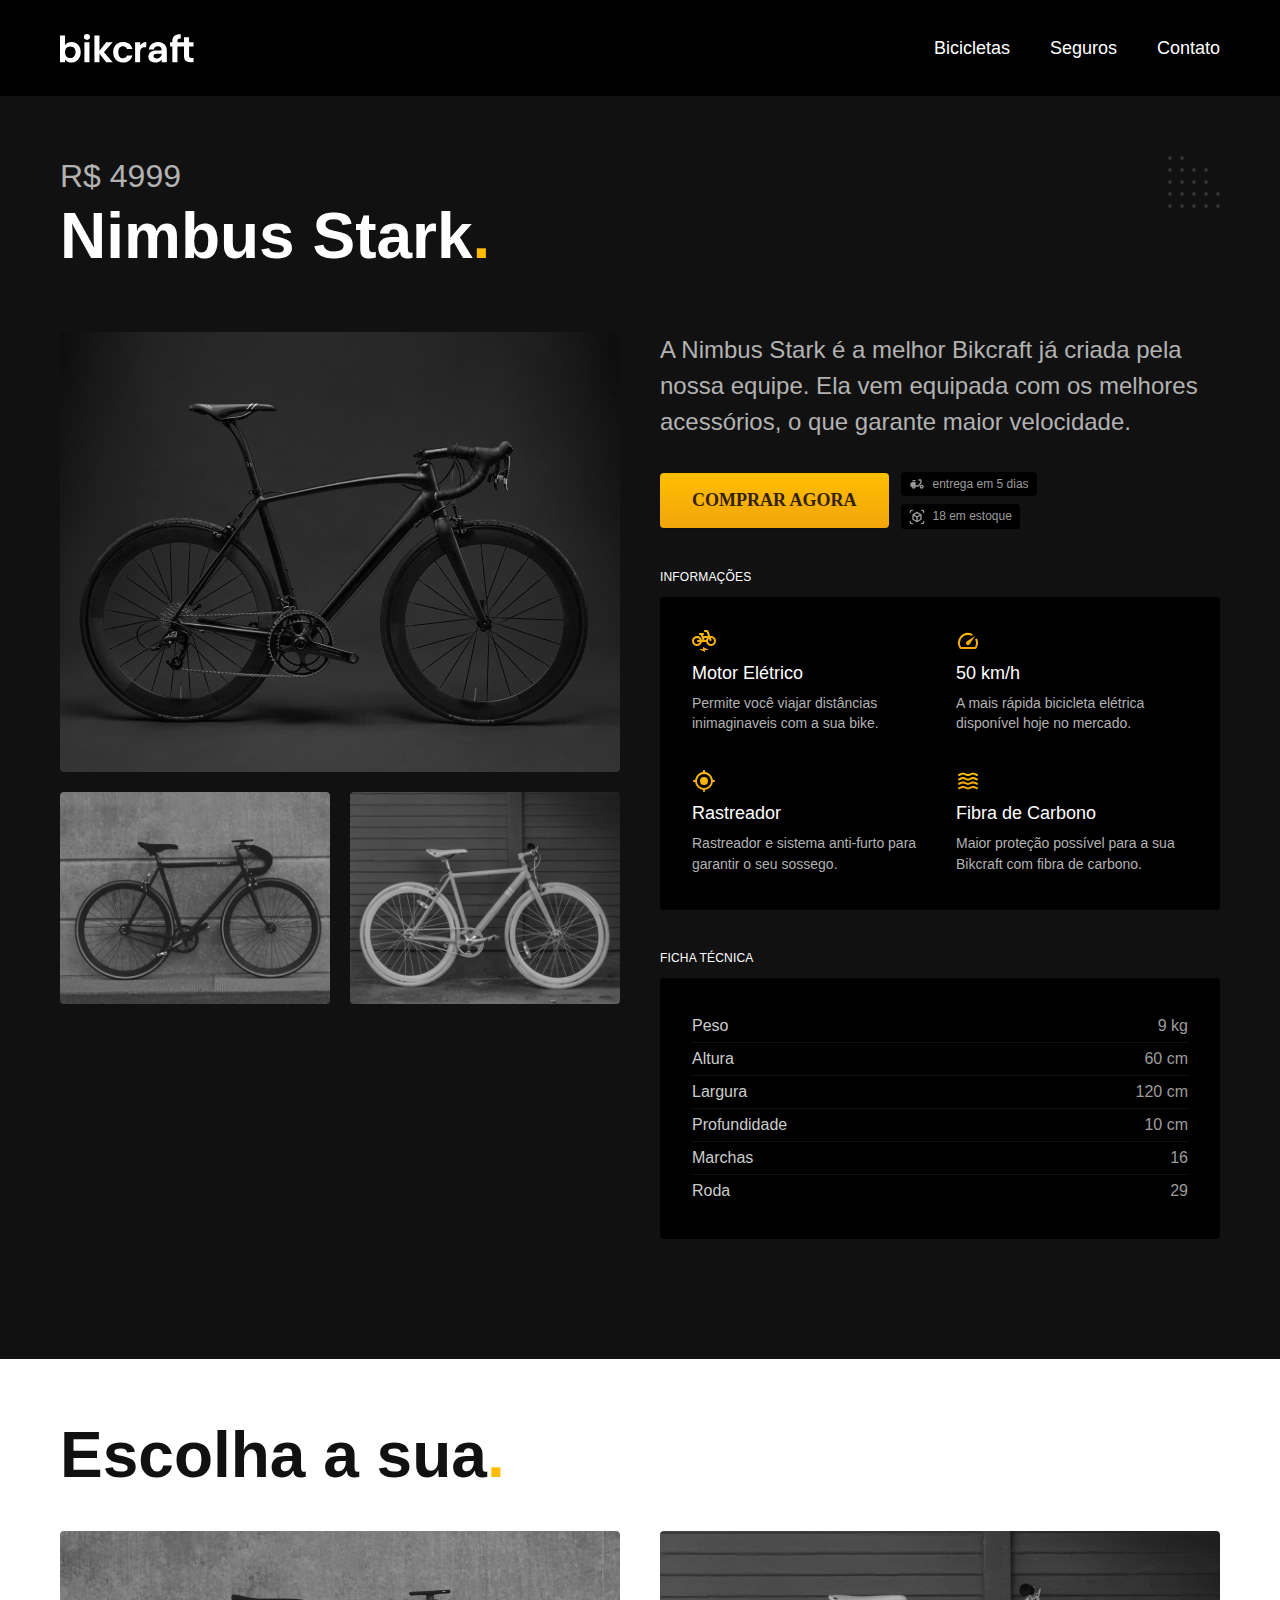
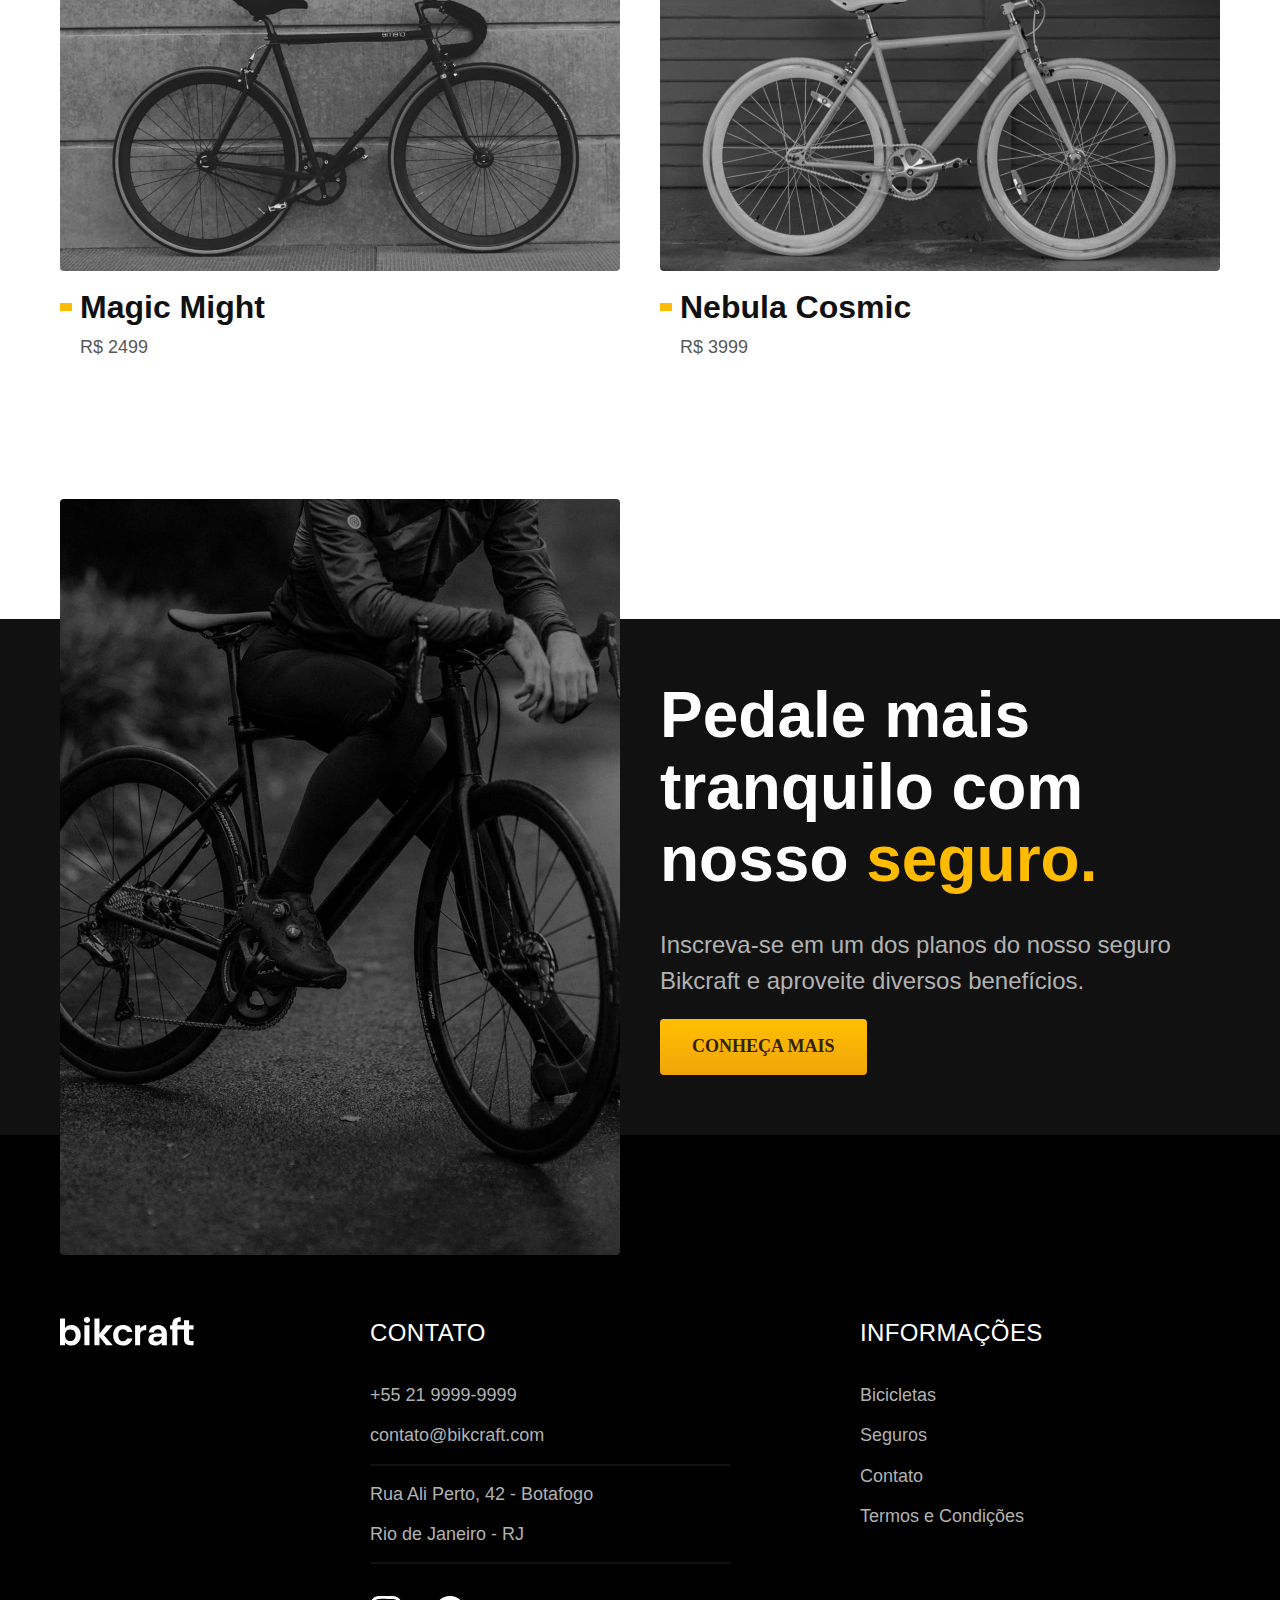
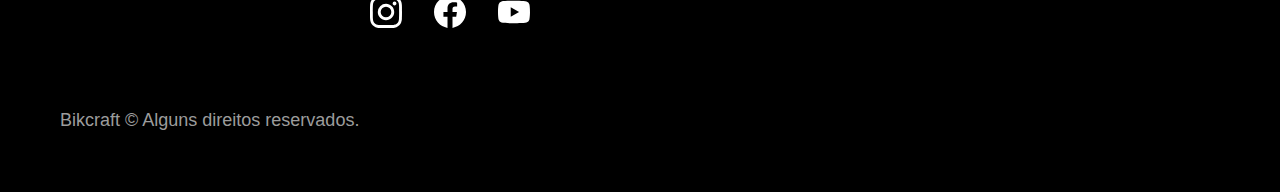
<file: bicicletas/nimbus.html>
<!DOCTYPE html>
<html lang="pt-br">

<head>
  <meta charset="UTF-8">
  <meta name="viewport" content="width=device-width, initial-scale=1.0">

  <title>Nimbus | Bikcraft</title>
  <meta name="description" content="Termos e condições.">

  <link rel="stylesheet" href="../css/style.css">
</head>

<body id="bicicleta">
  <header class="header-bg">
    <div class="header container">
      <a href="../">
        <img src="../img/bikcraft.svg" alt="Bikcraft">
      </a>

      <nav aria-label="primaria">
        <ul class="header-menu font-1-m cor-0">
          <li><a href="../bicicletas.html">Bicicletas</a></li>
          <li><a href="../seguros.html">Seguros</a></li>
          <li><a href="../contato.html">Contato</a></li>
        </ul>
      </nav>
    </div>
  </header>

  <main class="titulo-bg">
    <div>
      <div class="titulo container">
        <p class="font-2-xl cor-5">R$ 4999</p>
        <h1 class="font-1-xxl cor-0">Nimbus Stark<span class="cor-p1">.</span></h1>
      </div>
    </div>
    <div class="bicicleta container">
      <div class="bicicleta-imagens">
        <img src="../img/bicicleta/nimbus1.jpg" alt="">
        <img src="../img/bicicleta/nimbus2.jpg" alt="">
        <img src="../img/bicicleta/nimbus3.jpg" alt="">
      </div>
      <div class="bicicleta-conteudo">
        <p class="font-2-l cor-5">A Nimbus Stark é a melhor Bikcraft já criada pela nossa equipe. Ela vem equipada com os melhores acessórios, o que garante maior velocidade.</p>
        <div class="bicicleta-comprar">
          <a class="botao" href="../orcamento.html">Comprar Agora</a>
          <span class="font-1-xs cor-6"><img src="../img/icones/entrega.svg" alt=""> entrega em 5 dias</span>
          <span class="font-1-xs cor-6"><img src="../img/icones/estoque.svg" alt=""> 18 em estoque</span>
        </div>

        <h2 class="font-1-xs cor-0">Informações</h2>
        <ul class="bicicleta-informacoes">
          <li>
            <img src="../img/icones/eletrica.svg" alt="">
            <h3 class="font-1-m cor-0">Motor Elétrico</h3>
            <p class="font-2-xs cor-5">Permite você viajar distâncias inimaginaveis com a sua bike.</p>
          </li>
          <li>
            <img src="../img/icones/velocidade.svg" alt="">
            <h3 class="font-1-m cor-0">50 km/h</h3>
            <p class="font-2-xs cor-5">A mais rápida bicicleta elétrica disponível hoje no mercado.</p>
          </li>
          <li>
            <img src="../img/icones/rastreador.svg" alt="">
            <h3 class="font-1-m cor-0">Rastreador</h3>
            <p class="font-2-xs cor-5">Rastreador e sistema anti-furto para garantir o seu sossego.</p>
          </li>
          <li>
            <img src="../img/icones/carbono.svg" alt="">
            <h3 class="font-1-m cor-0">Fibra de Carbono</h3>
            <p class="font-2-xs cor-5">Maior proteção possível para a sua Bikcraft com fibra de carbono.</p>
          </li>
        </ul>
        <h2 class="font-1-xs cor-0">Ficha Técnica</h2>
        <ul class="bicicleta-ficha font-2-s cor-4">
          <li>Peso <span>9 kg</span></li>
          <li>Altura <span>60 cm</span></li>
          <li>Largura <span>120 cm</span></li>
          <li>Profundidade <span>10 cm</span></li>
          <li>Marchas <span>16</span></li>
          <li>Roda <span>29</span></li>
        </ul>
      </div>
    </div>
  </main>

  <article class="bicicletas-lista container">
    <h2 class="font-1-xxl">Escolha a sua<span class="cor-p1">.</span></h2>

    <ul>
      <li>
        <a href="magic.html">
          <img src="../img/bicicletas/magic.jpg" alt="Bicicleta preta">
          <h3 class="font-1-xl">Magic Might</h3>
          <span class="font-2-m cor-8">R$ 2499</span>
        </a>
      </li>

      <li>
        <a href="nebula.html">
          <img src="../img/bicicletas/nebula.jpg" alt="Bicicleta preta">
          <h3 class="font-1-xl">Nebula Cosmic</h3>
          <span class="font-2-m cor-8">R$ 3999</span>
        </a>
      </li>
    </ul>
  </article>

  <article class="seguro-bg">
    <div class="seguro container">
      <div class="seguro-imagem">
        <img src="../img/fotos/seguros.jpg" alt="Parada em cima de uma bicicleta">
      </div>
      <div class="seguro-conteudo">
        <h2 class="font-1-xxl cor-0">Pedale mais tranquilo com nosso <span class="cor-p1">seguro.</span></h2>
        <p class="font-2-l cor-5">Inscreva-se em um dos planos do nosso seguro Bikcraft e aproveite diversos benefícios.</p>
        <a class="botao" href="../seguros.html">Conheça Mais</a>
      </div>
    </div>
  </article>

  <footer class="footer-bg">
    <div class="footer container">
      <img src="../img/bikcraft.svg" alt="Bikcraft">
      <div class="footer-contato">
        <h3 class="font-2-l-b cor-0">Contato</h3>
        <ul class="font-2-m cor-5">
          <li><a href="tel:+552199999999">+55 21 9999-9999</a></li>
          <li><a href="mailto:contato@bikcraft.com">contato@bikcraft.com</a></li>
          <li>Rua Ali Perto, 42 - Botafogo</li>
          <li>Rio de Janeiro - RJ</li>
        </ul>
        <div class="footer-redes">
          <a href="../">
            <img src="../img/redes/instagram.svg" alt="Instagram">
          </a>
          <a href="../">
            <img src="../img/redes/facebook.svg" alt="Facebook">
          </a>
          <a href="../">
            <img src="../img/redes/youtube.svg" alt="Youtube">
          </a>
        </div>
      </div>
      <div class="footer-informacoes">
        <h3 class="font-2-l-b cor-0">Informações</h3>
        <nav>
          <ul class="font-1-m cor-5">
            <li><a href="./bicicletas.html">Bicicletas</a></li>
            <li><a href="../seguros.html">Seguros</a></li>
            <li><a href="../contato.html">Contato</a></li>
            <li><a href="../termos.html">Termos e Condições</a></li>
          </ul>
        </nav>
      </div>
      <p class="footer-copy font-2-m cor-6">Bikcraft © Alguns direitos reservados.</p>
    </div>
  </footer>
  <script src="../js/script.js"></script>
</body>

</html>
</file>
<file: css/style.css>
@import "./global/global.css";
@import "./utilidades/tipografia.css";
@import "./utilidades/cores.css";

@import "./global/header.css";
@import "./global/footer.css";


/*Utilidades*/
@import "./utilidades/componentes.css";
@import "./utilidades/formulario.css";

/*Home*/
@import "./home/introducao.css";
@import "./home/tecnologia.css";
@import "./home/parceiros.css";
@import "./home/depoimento.css";
@import "./home/seguros.css";
@import "./home/vantagens.css";
@import "./home/perguntas.css";

/*Bicicletas*/
@import "./bicicletas/bicicletas.lista.css";
@import "./bicicletas/bicicletas.css";

/*Bicicleta*/
@import "./bicicleta/bicicleta.css";
@import "./bicicleta/seguro.css";

/*Termos*/
@import "./termos/termos.css";

/*Contato*/
@import "./contato/contato.css";
@import "./contato/lojas.css";

/*Orçamento*/
@import "./orcamento/orcamento.css";
</file>
